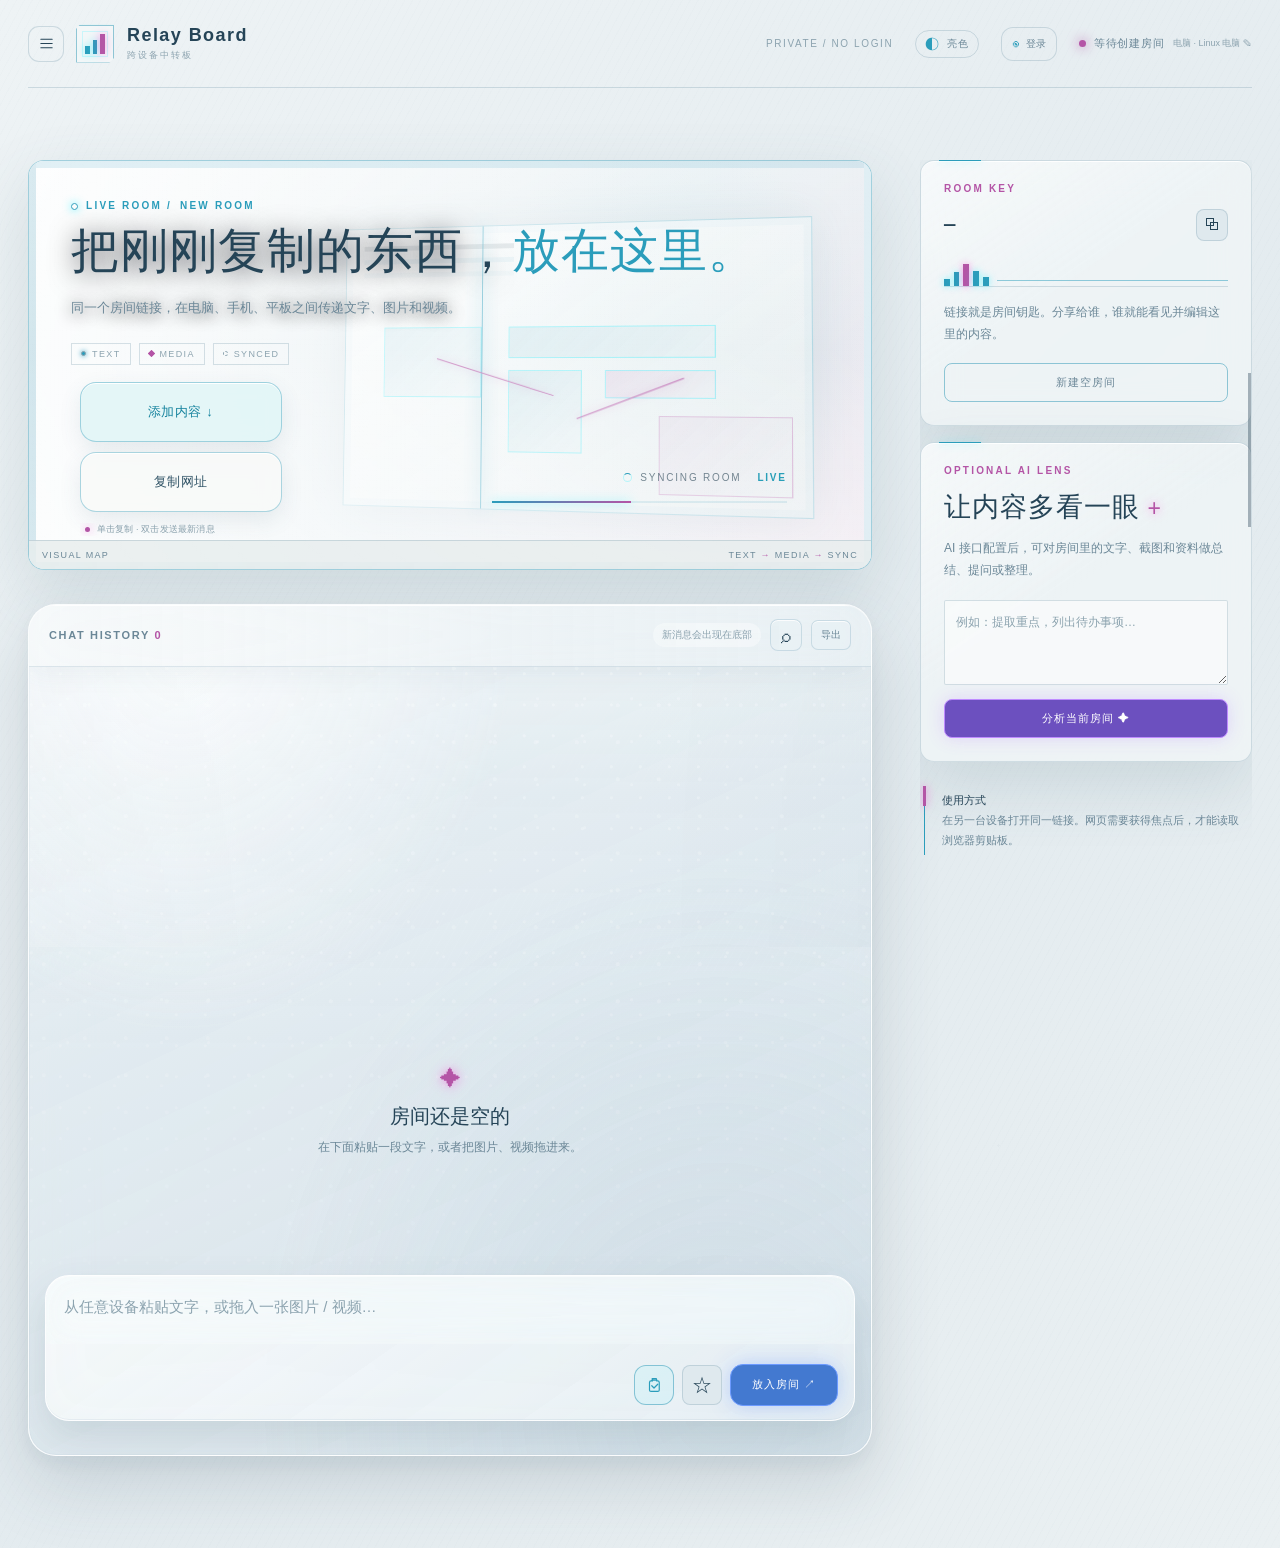
<file: index.html>
<!doctype html>
<html lang="zh-CN" data-theme="light">
<head>
  <meta charset="utf-8">
  <meta name="viewport" content="width=device-width, initial-scale=1">
  <meta name="theme-color" content="#0f141a">
  <meta name="relay-api-base" content="https://api.2013148.xyz">
  <link rel="icon" href="assets/favicon.svg" type="image/svg+xml">
  <title>Relay Board · 跨设备中转板</title>
  <script>(function(){try{var v=localStorage.getItem('relay-board-theme-v6')||localStorage.getItem('relay-board-theme-v5');document.documentElement.dataset.theme=v==='dark'?'dark':'light';}catch(e){document.documentElement.dataset.theme='light';}})();</script>
  <style>
    html[data-theme="light"], html[data-theme="light"] body { background: #e9eff2 !important; color: #254457 !important; }
    html[data-theme="light"] .board-heading-hero, html[data-theme="light"] .relay-loader { background: #eef3f5 !important; }
    html[data-theme="light"] .card, html[data-theme="light"] .board-feed, html[data-theme="light"] .composer { background: rgba(241,246,247,.86) !important; }
  </style>
  <link rel="stylesheet" href="styles.css?v=20260907-16">
</head>
<body>
  <div class="app-shell">
    <header class="topbar">
      <div class="brand-cluster">
        <button class="icon-button sidebar-toggle" id="sidebarToggle" type="button" aria-label="打开房间侧边栏" aria-expanded="false"><svg viewBox="0 0 24 24" aria-hidden="true"><path d="M4 6h16M4 12h16M4 18h16"/></svg></button>
        <a class="brand" href="/" aria-label="Relay Board 首页">
          <span class="brand-mark"><i></i><i></i><i></i></span>
          <span><strong>Relay Board</strong><small>跨设备中转板</small></span>
        </a>
      </div>
      <div class="topbar-right">
        <span class="topbar-note">PRIVATE / NO LOGIN</span>
        <button class="theme-toggle" id="themeToggle" type="button" aria-pressed="false" aria-label="切换到深蓝风格">
          <span class="theme-toggle-icon" aria-hidden="true">◐</span><span data-theme-label>亮色</span>
        </button>
        <button class="account-button" id="accountButton" type="button" aria-label="登录账户" aria-expanded="false"><span class="account-icon" aria-hidden="true">◉</span><span id="accountLabel">登录</span></button>
        <div class="connection"><span class="status-dot" id="statusDot"></span><span id="connectionText">正在连接</span><button class="device-name-button" id="deviceNameButton" type="button" aria-label="编辑本设备名称"><span id="deviceNameText">本设备</span> ✎</button></div>
      </div>
    </header>

    <aside class="room-sidebar" id="roomSidebar" aria-hidden="true">
      <div class="room-sidebar-head"><div><span class="sidebar-kicker">ROOMS</span><strong>我的房间</strong></div><div class="sidebar-head-actions"><button class="mini-button" id="renameRoom" type="button" hidden>改名</button><button class="mini-button danger" id="deleteRoom" type="button" hidden>删除</button><button class="icon-button sidebar-close" id="sidebarClose" type="button" aria-label="关闭侧边栏">×</button></div></div>
      <div class="sidebar-room-actions"><button class="sidebar-new-room" id="sidebarNewRoom" type="button"><span>＋</span>开启新房间</button><button class="sidebar-join-room" id="joinRoom" type="button"><span>↗</span>加入房间</button></div>
      <label class="room-search"><span>⌕</span><input id="roomSearch" type="search" placeholder="搜索房间名称" autocomplete="off"></label>
      <div class="sidebar-section-label">最近访问</div>
      <nav class="room-list" id="roomList" aria-label="房间列表"></nav>
      <div class="room-sidebar-foot"><span class="sidebar-status-dot"></span><span id="sidebarModeLabel">本地静态模式</span></div>
    </aside>
    <div class="sidebar-backdrop" id="sidebarBackdrop" hidden></div>

    <main class="layout">
      <section class="board-column">
        <div class="board-heading board-heading-hero" id="boardHeading">
          <figure class="hero-visual">
            <div class="relay-loader" role="img" aria-label="房间正在同步文字、图片和视频">
              <div class="loader-frame" aria-hidden="true">
                <span class="loader-block loader-block-wide"></span><span class="loader-block"></span><span class="loader-block loader-block-tall"></span><span class="loader-block loader-block-short"></span>
                <i class="loader-scan"></i><i class="loader-route loader-route-a"></i><i class="loader-route loader-route-b"></i>
              </div>
              <div class="loader-status"><span class="loader-spinner"></span><span>SYNCING ROOM</span><b>LIVE</b></div>
              <div class="loader-progress" aria-hidden="true"><span></span></div>
            </div>
            <figcaption><span>VISUAL MAP</span><span>TEXT <b>→</b> MEDIA <b>→</b> SYNC</span></figcaption>
          </figure>
          <div class="heading-copy">
            <p class="eyebrow"><span class="eyebrow-mark"></span> LIVE ROOM / <span id="roomCode">--------</span></p>
            <h1>把刚刚复制的东西，<em>放在这里。</em></h1>
            <p class="lede">同一个房间链接，在电脑、手机、平板之间传递文字、图片和视频。</p>
            <div class="heading-tags" aria-label="支持的内容类型">
              <span class="legend-text">TEXT</span><span class="legend-media">MEDIA</span><span class="legend-sync">SYNCED</span>
            </div>
          </div>
          <div class="heading-actions">
            <div class="heading-action-buttons">
              <button class="button quiet" id="addContentButton" type="button">添加内容 <span>↓</span></button>
              <button class="button quiet" id="shareButton" type="button">复制网址</button>
            </div>
            <span class="copy-hint"><i></i>单击复制 · 双击发送最新消息</span>
          </div>
        </div>

        <div class="board-feed card">
        <div class="chat-history">
        <div class="chat-history-head"><span>CHAT HISTORY <b id="itemCount">0</b></span><div class="history-tools"><span class="muted">新消息会出现在底部</span><button class="icon-button image-visibility-toggle" id="imageVisibilityToggle" type="button" aria-label="显示全部图片" aria-pressed="false" title="显示全部图片" hidden><svg viewBox="0 0 24 24" aria-hidden="true"><path d="M2.5 12s3.4-5.5 9.5-5.5 9.5 5.5 9.5 5.5-3.4 5.5-9.5 5.5S2.5 12 2.5 12Z"/><circle cx="12" cy="12" r="2.7"/><path class="eye-slash" d="m4 4 16 16"/></svg></button><button class="icon-button search-button" id="searchButton" type="button" aria-label="搜索消息记录" aria-expanded="false">⌕</button><div class="export-wrap"><button class="mini-button export-button" id="exportButton" type="button" aria-expanded="false">导出</button><div class="export-menu" id="exportMenu" hidden><strong>导出当前房间</strong><button type="button" data-export="text">文本格式 · TXT</button><button type="button" data-export="json">全部保存 · JSON</button><button type="button" data-export="codex">Codex 参考 · Markdown</button><button type="button" data-export="api">复制 CLI 读取地址</button></div></div></div></div>
          <div class="history-search" id="historySearch" hidden><span>⌕</span><input id="historySearchInput" type="search" placeholder="搜索文字、设备或消息类型…" autocomplete="off"><button id="clearSearchButton" type="button" aria-label="关闭搜索">×</button></div>
          <div class="message-rail" id="messageRail" aria-label="消息记录进度" hidden></div>
          <div id="items" class="items" aria-live="polite"></div>
          <div id="emptyState" class="empty"><span class="empty-icon">✦</span><strong>房间还是空的</strong><p>在下面粘贴一段文字，或者把图片、视频拖进来。</p></div>
        </div>

        <div class="composer">
          <div class="composer-toolbar">
            <span class="toolbar-label"><span class="toolbar-pulse"></span> QUICK DROP</span>
            <label class="switch-label"><input type="checkbox" id="preserveFormat" checked><span class="switch"></span>保留粘贴格式</label>
            <label class="file-button button quiet" for="fileInput">上传媒体<input id="fileInput" type="file" accept="image/*,video/*"></label>
          </div>
          <div class="editor-wrap">
            <div id="editor" class="editor" contenteditable="true" role="textbox" aria-multiline="true" data-placeholder="从任意设备粘贴文字，或拖入一张图片 / 视频…"></div>
            <div id="imageDraft" class="image-draft" hidden>
              <img id="draftImage" alt="待发送图片">
              <div class="image-draft-copy"><span class="image-draft-label">ATTACHED IMAGE</span><strong id="draftImageName">待发送图片</strong><span id="draftImageMeta">会和这条文字一起发送</span></div>
              <button class="draft-remove" id="removeDraftImage" type="button" aria-label="移除待发送图片">×</button>
            </div>
          </div>
          <div class="composer-footer">
            <span id="formatHint">富文本会保留标题、列表、链接和基础样式；图片可和文字一起发送，超过 8MB 会询问压缩</span><span class="send-hint">Enter 发送 · Shift+Enter 换行</span>
            <div class="send-actions">
              <button class="icon-button paste-send-button" id="pasteSendButton" type="button" aria-label="粘贴并发送" title="粘贴并发送"><svg viewBox="0 0 24 24" aria-hidden="true"><path d="M9 5.5h6M9.5 3.5h5a1 1 0 0 1 1 1v2h1.5a2 2 0 0 1 2 2v10a2 2 0 0 1-2 2h-9a2 2 0 0 1-2-2v-10a2 2 0 0 1 2-2H10v-2a1 1 0 0 1 1-1Z"/><path d="m9 13 3 3 5-5"/></svg></button>
              <div class="favorite-wrap">
                <button class="icon-button favorite-button" id="favoriteButton" type="button" aria-label="打开收藏列表" aria-expanded="false">☆</button>
                <div class="favorite-menu" id="favoriteMenu" hidden>
                  <div class="favorite-menu-head"><strong>收藏消息</strong><span>点击放入输入框</span></div>
                  <div id="favoriteList" class="favorite-list"></div>
                </div>
              </div>
              <button class="button primary" id="sendButton" type="button">放入房间 <span>↗</span></button>
            </div>
          </div>
        </div>
        </div>

      </section>

      <aside class="side-column">
        <div class="room-card card">
          <div class="card-kicker">ROOM KEY</div>
          <div class="room-key-row"><code id="roomKey">--------</code><button class="icon-button" id="copyKey" type="button" aria-label="复制房间密钥">⧉</button></div>
          <div class="room-signal" aria-hidden="true"><i></i><i></i><i></i><i></i><i></i><span></span></div>
          <p>链接就是房间钥匙。分享给谁，谁就能看见并编辑这里的内容。</p>
          <button class="button outline full" id="newRoom" type="button">新建空房间</button>
        </div>

        <div class="analysis-card card">
          <div class="card-kicker">OPTIONAL AI LENS</div>
          <h2>让内容多看一眼<span class="heading-spark">+</span></h2>
          <p>AI 接口配置后，可对房间里的文字、截图和资料做总结、提问或整理。</p>
          <textarea id="analysisPrompt" rows="3" placeholder="例如：提取重点，列出待办事项…"></textarea>
          <button class="button analysis-button full" id="analyzeButton" type="button">分析当前房间 <span>✦</span></button>
          <div id="analysisResult" class="analysis-result" hidden></div>
        </div>

        <div class="how-card">
          <span class="signal-line"></span>
          <p><b>使用方式</b><br>在另一台设备打开同一链接。网页需要获得焦点后，才能读取浏览器剪贴板。</p>
        </div>
      </aside>
    </main>
    <nav class="page-progress" id="pageProgress" aria-label="网页位置">
      <span class="page-progress-title">PAGE FLOW</span>
      <div class="page-progress-track">
        <span class="page-progress-fill" id="pageProgressFill"></span>
        <button class="page-node page-node-top" id="pageTopNode" type="button" aria-label="跳到网页顶部"><i></i><span>TOP<small>网页顶部</small></span></button>
        <button class="page-node page-node-bottom" id="pageComposerNode" type="button" aria-label="跳到输入框"><i></i><span>DROP<small>输入框</small></span></button>
      </div>
    </nav>
    <div class="auth-dialog" id="authDialog" hidden>
      <div class="auth-panel" role="dialog" aria-modal="true" aria-labelledby="authTitle">
        <button class="icon-button auth-close" id="authClose" type="button" aria-label="关闭登录窗口">×</button>
        <div class="sidebar-kicker">ACCOUNT ACCESS</div>
        <h2 id="authTitle">登录 Relay Board</h2>
        <p class="auth-subtitle" id="authSubtitle">登录后可切换房间，并使用同步、上传与分享功能。</p>
        <form id="loginForm" class="auth-form">
          <label>账户名<input id="authUsername" name="username" autocomplete="username" placeholder="管理员或受邀账户" required></label>
          <label>密码<input id="authPassword" name="password" type="password" autocomplete="current-password" placeholder="输入密码" required></label>
          <div class="turnstile-wrap" id="turnstileWrap" hidden><div id="turnstileWidget"></div></div>
          <div class="builtin-captcha" id="captchaWrap" hidden><div><span>安全验证</span><strong id="captchaQuestion">—</strong><button id="refreshCaptcha" type="button" aria-label="换一个验证码">↻</button></div><label>答案<input id="captchaAnswer" inputmode="numeric" autocomplete="off" placeholder="请输入计算结果"></label></div>
          <button class="button primary full" type="submit">登录 <span>↗</span></button>
          <div class="auth-error" id="authError" role="alert" hidden></div>
        </form>
        <div id="accountPane" class="account-pane" hidden>
          <div class="auth-success" id="authSuccess">登录成功 · 已连接服务器</div>
          <div class="account-summary"><span class="account-avatar">◉</span><div><strong id="accountName">管理员</strong><small id="accountRole">管理员账户</small></div></div>
          <button class="button outline full" id="adminToggle" type="button" hidden>管理账户</button>
          <button class="button quiet full" id="passwordToggle" type="button" hidden>修改管理员密码</button>
          <button class="button quiet full" id="logoutButton" type="button">退出登录</button>
          <div class="password-panel" id="passwordPanel" hidden>
            <div class="sidebar-kicker">SECURITY</div>
            <h3>修改管理员密码</h3>
            <form id="passwordForm" class="auth-form">
              <label>当前密码<input id="currentPassword" type="password" autocomplete="current-password" required></label>
              <label>新密码<input id="newAdminPassword" type="password" autocomplete="new-password" placeholder="至少 8 位" required></label>
              <label>确认新密码<input id="confirmAdminPassword" type="password" autocomplete="new-password" required></label>
              <button class="button outline full" type="submit">保存新密码</button>
              <div class="auth-error" id="passwordError" role="alert" hidden></div>
            </form>
          </div>
          <div class="admin-panel" id="adminPanel" hidden>
            <div class="sidebar-kicker">ADMIN PANEL</div>
            <h3>添加账户</h3>
            <form id="addUserForm" class="auth-form">
              <label>新账户名<input id="newUsername" autocomplete="off" placeholder="例如：同事电脑" required></label>
              <label>初始密码<input id="newPassword" type="password" autocomplete="new-password" placeholder="至少 8 位" required></label>
              <button class="button outline full" type="submit">添加账户</button>
            </form>
            <div class="user-list" id="userList"></div>
            <div class="user-editor" id="userEditor" hidden>
              <div class="sidebar-kicker">EDIT ACCOUNT</div>
              <form id="editUserForm" class="auth-form">
                <input id="editUserId" type="hidden">
                <label>账户名<input id="editUsername" autocomplete="off" required></label>
                <label>新密码（留空不修改）<input id="editPassword" type="password" autocomplete="new-password" placeholder="至少 8 位"></label>
                <label class="checkbox-label"><input id="editDisabled" type="checkbox"> 停用此账户</label>
                <div class="editor-actions"><button class="button outline" type="submit">保存修改</button><button class="button quiet" id="cancelEditUser" type="button">取消</button></div>
                <div class="auth-error" id="editUserError" role="alert" hidden></div>
              </form>
            </div>
          </div>
        </div>
      </div>
    </div>
    <div class="action-dialog" id="actionDialog" hidden>
      <div class="action-dialog-panel" role="dialog" aria-modal="true" aria-labelledby="actionDialogTitle">
        <button class="icon-button action-dialog-close" id="actionDialogClose" type="button" aria-label="关闭">×</button>
        <div class="sidebar-kicker">RELAY ACTION</div>
        <h2 id="actionDialogTitle">确认操作</h2>
        <p id="actionDialogMessage"></p>
        <input id="actionDialogInput" type="text" autocomplete="off">
        <div class="action-dialog-actions"><button class="button quiet" id="actionDialogCancel" type="button">取消</button><button class="button primary" id="actionDialogConfirm" type="button">确认</button></div>
      </div>
    </div>
    <div id="toast" class="toast" role="status"></div>
  </div>
  <script type="module" src="app.js?v=20260907-14"></script>
</body>
</html>
</file>
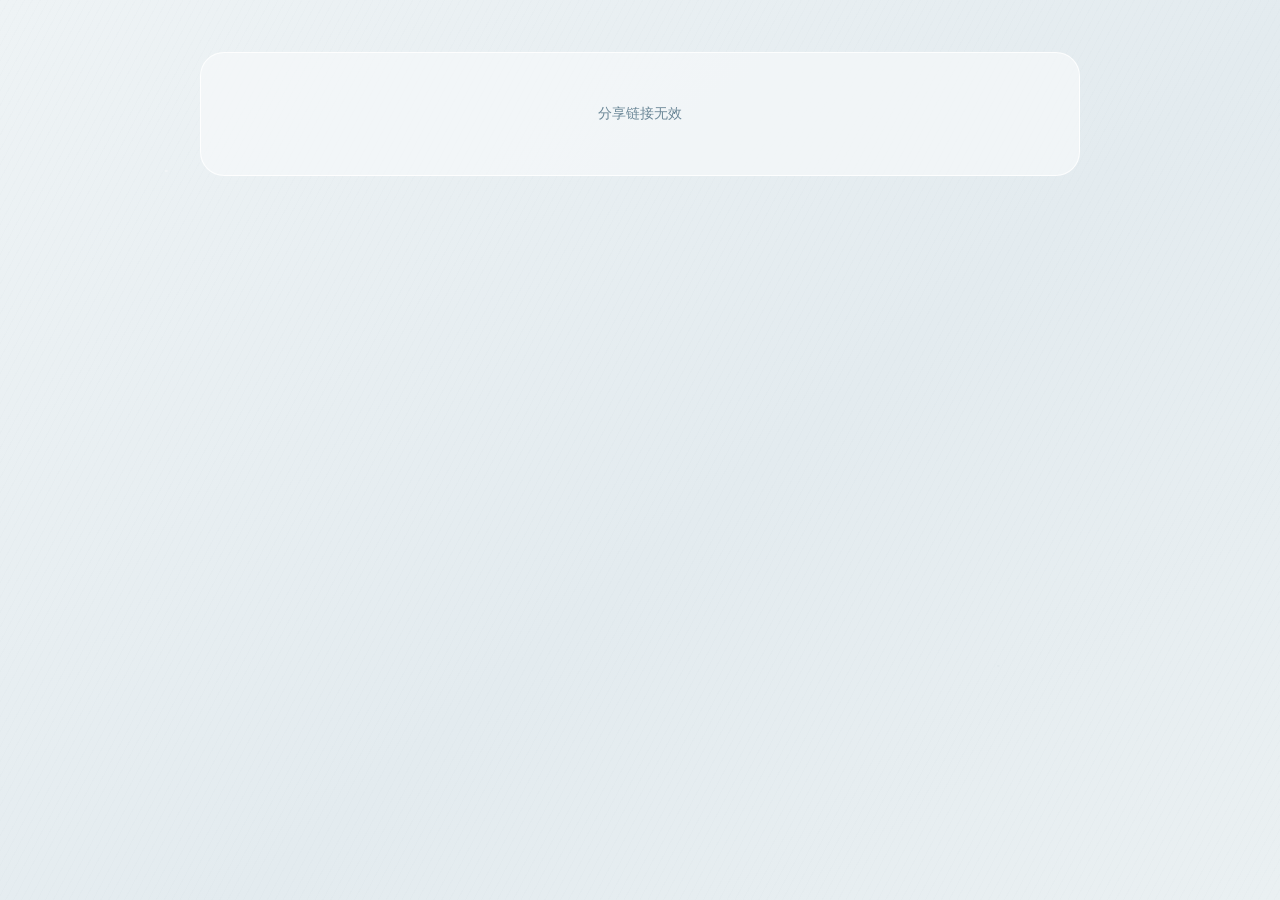
<file: analysis.html>
<!doctype html>
<html lang="zh-CN" data-theme="light">
<head>
  <meta charset="utf-8">
  <meta name="viewport" content="width=device-width, initial-scale=1">
  <meta name="theme-color" content="#020615">
  <meta name="relay-api-base" content="https://api.2013148.xyz">
  <link rel="icon" href="assets/favicon.svg" type="image/svg+xml">
  <title>分析卡片 · Relay Board</title>
  <style>
    html[data-theme="light"], html[data-theme="light"] body { background: #e9eff2 !important; color: #254457 !important; }
    html[data-theme="light"] .shared-analysis-card { background: rgba(241,246,247,.86) !important; }
  </style>
  <link rel="stylesheet" href="styles.css?v=20260905-04">
  <style>
    .analysis-page { min-height: 100vh; background: var(--bg); }
    .analysis-shell { width: min(880px, calc(100% - 32px)); margin: 0 auto; padding: 52px 0 72px; }
    .analysis-topbar { display: flex; align-items: center; justify-content: space-between; gap: 18px; margin-bottom: 22px; color: var(--ink-faint); font: 10px var(--display); letter-spacing: .18em; }
    .analysis-topbar a { color: var(--ink-soft); text-decoration: none; letter-spacing: .06em; }
    .analysis-topbar a:hover { color: var(--cyan); }
    .shared-analysis-card { overflow: hidden; border: 1px solid var(--glass-edge); border-radius: 28px; background: linear-gradient(145deg, rgba(255,255,255,.08), transparent 48%), var(--glass); box-shadow: var(--shadow), inset 0 1px rgba(255,255,255,.72); backdrop-filter: blur(20px) saturate(125%); -webkit-backdrop-filter: blur(20px) saturate(125%); }
    .shared-analysis-card::before { content: ""; display: block; width: 72px; height: 2px; background: linear-gradient(90deg, var(--cyan), var(--magenta)); box-shadow: 0 0 12px rgba(47,217,255,.42); }
    .shared-analysis-inner { padding: clamp(24px, 5vw, 52px); }
    .shared-analysis-meta { display: flex; flex-wrap: wrap; align-items: center; gap: 10px; margin-bottom: 22px; color: var(--ink-faint); font: 10px var(--zh); }
    .shared-analysis-meta strong { color: var(--cyan); font: 600 10px var(--display); letter-spacing: .16em; }
    .shared-analysis-content { color: var(--ink); font: 16px/1.9 var(--zh); overflow-wrap: anywhere; }
    .shared-analysis-content pre { margin: 0; white-space: pre-wrap; font: inherit; }
    .shared-analysis-content img { display: block; max-width: 100%; max-height: 680px; margin-top: 20px; border: 1px solid var(--line-strong); border-radius: 16px; box-shadow: 0 18px 36px rgba(0,0,0,.14); }
    .shared-analysis-content a { color: var(--cyan); }
    .shared-analysis-actions { display: flex; flex-wrap: wrap; gap: 10px; margin-top: 30px; padding-top: 20px; border-top: 1px solid var(--line); }
    .shared-analysis-actions .button { min-height: 44px; border-radius: 13px; }
    .shared-analysis-note { margin-top: 16px; color: var(--ink-faint); font: 10px/1.7 var(--zh); text-align: center; }
    .analysis-state { padding: 52px 24px; border: 1px solid var(--glass-edge); border-radius: 24px; color: var(--ink-soft); background: var(--glass); text-align: center; font: 14px var(--zh); }
    @media (max-width: 520px) { .analysis-shell { width: min(100% - 22px, 880px); padding-top: 28px; }.shared-analysis-inner { padding: 24px 20px; }.shared-analysis-content { font-size: 15px; }.analysis-topbar { margin-bottom: 14px; } }
  </style>
</head>
<body class="analysis-page">
  <main class="analysis-shell" id="analysisApp">
    <div class="analysis-state">正在加载分析卡片…</div>
  </main>
  <script type="module" src="analysis.js?v=20260905-04"></script>
</body>
</html>
</file>
<file: styles.css>
[hidden] { display: none !important; }

:root {
  --bg: #020615;
  --surface: #070d1d;
  --panel: #0b1326;
  --panel-deep: #060b18;
  --ink: #edf3ff;
  --ink-soft: #9aa9c1;
  --ink-faint: #647590;
  --line: rgba(117, 146, 190, .22);
  --line-strong: rgba(101, 196, 255, .56);
  --cyan: #2fd9ff;
  --blue: #315fe6;
  --magenta: #d946c8;
  --violet: #7653d8;
  --green: #65d3b2;
  --amber: #2fc9ed;
  --glass: rgba(8, 14, 29, .78);
  --glass-soft: rgba(7, 12, 25, .56);
  --glass-edge: rgba(180, 215, 255, .24);
  --shadow: 0 24px 70px rgba(0, 2, 12, .58);
  --display: "Bahnschrift Condensed", "Arial Narrow", "DIN Condensed", sans-serif;
  --zh: "Microsoft YaHei UI Light", "Noto Sans CJK SC", "PingFang SC", sans-serif;
  color-scheme: dark;
  font-family: var(--display);
  font-synthesis: none;
  color: var(--ink);
  background: var(--bg);
}

:root[data-theme="light"] {
  color-scheme: light;
  --bg: #edf7fb;
  --surface: #f7fbfd;
  --panel: rgba(255, 255, 255, .84);
  --panel-deep: #e5f1f6;
  --ink: #17364b;
  --ink-soft: #58758a;
  --ink-faint: #7891a1;
  --line: rgba(58, 122, 150, .22);
  --line-strong: rgba(46, 139, 178, .52);
  --cyan: #2e9fbe;
  --blue: #3574d3;
  --magenta: #b34ca2;
  --violet: #6848bc;
  --green: #2b9fbe;
  --amber: #2e8fc9;
  --glass: rgba(255, 255, 255, .68);
  --glass-soft: rgba(247, 251, 253, .58);
  --glass-edge: rgba(255, 255, 255, .76);
  --shadow: 0 24px 64px rgba(52, 110, 137, .16);
}

:root[data-theme="ivory"] {
  color-scheme: light;
  --bg: #e6e1d7;
  --surface: #efebe2;
  --panel: rgba(239, 235, 226, .9);
  --panel-deep: #d9d4c9;
  --ink: #30414a;
  --ink-soft: #68787b;
  --ink-faint: #8b9491;
  --line: rgba(89, 98, 95, .22);
  --line-strong: rgba(42, 143, 157, .48);
  --cyan: #278f9b;
  --blue: #5476a2;
  --magenta: #ad5b8b;
  --violet: #75619c;
  --green: #2b9fbe;
  --amber: #ae8052;
  --glass: rgba(246, 242, 233, .76);
  --glass-soft: rgba(240, 236, 227, .7);
  --glass-edge: rgba(255, 252, 244, .72);
  --shadow: 0 24px 64px rgba(83, 78, 67, .16);
}

*, *::before, *::after { box-sizing: border-box; }
html, body { min-width: 320px; min-height: 100%; margin: 0; background: var(--bg); }
body { color: var(--ink); }
button, textarea, .editor { font: inherit; }
button { cursor: pointer; color: inherit; }
button, a { -webkit-tap-highlight-color: transparent; }

.app-shell { position: relative; width: min(1340px, calc(100% - 56px)); min-height: 100vh; margin: 0 auto; }
.app-shell::before, .app-shell::after { content: ""; position: absolute; z-index: -1; pointer-events: none; }
.app-shell::before { top: 116px; bottom: 60px; left: 0; width: 1px; background: linear-gradient(var(--cyan), transparent 28%, transparent 72%, var(--magenta)); opacity: .7; }
.app-shell::after { top: 138px; right: 0; width: 110px; height: 1px; background: var(--line-strong); box-shadow: 0 10px 0 rgba(255, 49, 210, .16); }

.topbar { height: 88px; display: flex; align-items: center; justify-content: space-between; border-bottom: 1px solid var(--line); }
.brand { display: flex; align-items: center; gap: 13px; color: var(--ink); text-decoration: none; }
.brand strong { display: block; font-family: var(--display); font-size: 18px; font-weight: 600; letter-spacing: .08em; }
.brand small { display: block; margin-top: 3px; color: var(--ink-faint); font-family: var(--display); font-size: 9px; letter-spacing: .22em; }
.brand-mark { position: relative; width: 38px; height: 38px; display: flex; align-items: end; gap: 3px; padding: 8px; border: 1px solid var(--line-strong); background: var(--panel); clip-path: polygon(10% 0, 100% 0, 100% 88%, 88% 100%, 0 100%, 0 12%); box-shadow: 0 0 18px rgba(31, 240, 255, .18); }
.brand-mark::before { content: ""; position: absolute; inset: 5px; border: 1px solid rgba(31, 240, 255, .2); }
.brand-mark i { position: relative; z-index: 1; display: block; flex: 1; background: var(--cyan); box-shadow: 0 0 8px rgba(31, 240, 255, .6); }
.brand-mark i:nth-child(1) { height: 38%; }.brand-mark i:nth-child(2) { height: 68%; }.brand-mark i:nth-child(3) { height: 100%; background: var(--magenta); box-shadow: 0 0 8px rgba(255, 49, 210, .5); }
.topbar-right { display: flex; align-items: center; gap: 22px; }
.topbar-note { color: var(--ink-faint); font: 10px var(--display); letter-spacing: .16em; }
.theme-toggle { display: inline-flex; align-items: center; gap: 7px; border: 1px solid var(--line); border-radius: 99px; padding: 6px 9px; color: var(--ink-soft); background: transparent; font: 10px var(--display); letter-spacing: .08em; transition: border-color .18s ease, color .18s ease, background .18s ease; }
.theme-toggle:hover { border-color: var(--cyan); color: var(--ink); background: rgba(31, 240, 255, .08); }
.theme-toggle:focus-visible { outline: 2px solid var(--cyan); outline-offset: 3px; }
.theme-toggle-icon { color: var(--cyan); font-size: 14px; line-height: 1; }
.connection { display: flex; align-items: center; gap: 8px; color: var(--ink-soft); font: 11px var(--display); letter-spacing: .08em; }
.device-name-button { border: 0; padding: 0; color: var(--ink-faint); background: transparent; font: 9px var(--zh); }
.device-name-button:hover { color: var(--cyan); }
.status-dot { width: 7px; height: 7px; border-radius: 50%; background: var(--amber); box-shadow: 0 0 12px var(--amber); }
.status-dot.live { background: var(--green); box-shadow: 0 0 12px var(--green); animation: live-pulse 2.6s ease-in-out infinite; }
.status-dot.offline { background: var(--magenta); box-shadow: 0 0 12px var(--magenta); }

.layout { display: grid; grid-template-columns: minmax(0, 1fr) 332px; gap: 48px; padding: 72px 0 92px; }
.board-heading { position: relative; display: flex; align-items: end; justify-content: space-between; gap: 30px; margin-bottom: 34px; }
.heading-copy { min-width: 0; }
.heading-actions { position: relative; z-index: 3; display: grid; gap: 9px; align-self: flex-start; justify-items: end; }
.board-heading-hero .heading-actions { position: absolute; top: 50%; right: 9%; align-self: auto; transform: translateY(-50%); justify-items: center; }
.heading-action-buttons { display: flex; align-items: center; gap: 8px; }
.board-heading-hero .heading-action-buttons { flex-direction: column; align-items: stretch; gap: 10px; }
.heading-actions .button { white-space: nowrap; }
.heading-action-buttons .button { min-width: 158px; min-height: 52px; padding: 14px 22px; border-radius: 12px; background: rgba(255,255,255,.11); backdrop-filter: blur(10px); -webkit-backdrop-filter: blur(10px); font-size: 12px; }
.heading-actions .button:first-child { border-color: rgba(31, 240, 255, .34); background: rgba(31, 240, 255, .08); color: var(--cyan); }
.heading-actions .button:first-child:hover { border-color: var(--cyan); background: rgba(31, 240, 255, .16); }
.copy-hint { display: inline-flex; align-items: center; gap: 7px; padding-right: 3px; color: var(--ink-faint); font: 9px var(--zh); letter-spacing: .02em; }
.copy-hint i { width: 5px; height: 5px; border-radius: 50%; background: var(--magenta); box-shadow: 0 0 8px rgba(255, 49, 210, .55); }
.eyebrow, .card-kicker, .toolbar-label { margin: 0 0 15px; color: var(--cyan); font: 600 10px/1 var(--display); letter-spacing: .22em; }
.eyebrow { display: flex; align-items: center; gap: 8px; }
.eyebrow-mark, .toolbar-pulse { display: inline-block; width: 7px; height: 7px; border: 1px solid var(--cyan); border-radius: 50%; box-shadow: 0 0 8px rgba(31, 240, 255, .7); }
.toolbar-pulse { width: 6px; height: 6px; margin-right: 7px; border: 0; background: var(--magenta); box-shadow: 0 0 8px rgba(255, 49, 210, .8); }
h1 { max-width: 760px; margin: 0; color: var(--ink); font-family: var(--zh); font-size: clamp(34px, 4.2vw, 48px); font-weight: 300; line-height: 1.04; letter-spacing: .02em; }
h1 em { color: var(--cyan); font-style: normal; text-shadow: 0 0 18px rgba(31, 240, 255, .28); }
.lede { max-width: 590px; margin: 20px 0 0; color: var(--ink-soft); font-family: var(--zh); font-size: 13px; line-height: 1.9; }
.heading-tags { display: flex; gap: 8px; margin-top: 22px; }
.heading-tags span { display: inline-flex; align-items: center; gap: 6px; padding: 5px 9px; border: 1px solid var(--line); color: var(--ink-faint); font: 9px var(--display); letter-spacing: .15em; }
.heading-tags span::before { content: ""; width: 5px; height: 5px; display: inline-block; border: 1px solid currentColor; }
.heading-tags .legend-text::before { border-radius: 50%; background: var(--cyan); box-shadow: 0 0 5px var(--cyan); }
.heading-tags .legend-media::before { background: var(--magenta); border-color: var(--magenta); transform: rotate(45deg); }
.heading-tags .legend-sync::before { border-radius: 50%; border-style: dashed; }

.board-heading-hero { min-height: clamp(360px, 32vw, 460px); margin-bottom: 34px; padding: clamp(32px, 5vw, 68px); overflow: hidden; border: 1px solid var(--line-strong); border-radius: 16px; background: #020615; box-shadow: 0 24px 64px rgba(0, 1, 10, .46); }
.board-heading-hero .heading-copy { position: relative; z-index: 3; max-width: 760px; }
.board-heading-hero .button { position: relative; z-index: 3; align-self: flex-start; }
.board-heading-hero h1 { text-shadow: 0 3px 26px rgba(0, 2, 12, .75); }
.board-heading-hero .lede { text-shadow: 0 2px 16px rgba(0, 2, 12, .9); }
.hero-visual { position: absolute; z-index: 0; inset: 0; aspect-ratio: auto; overflow: hidden; margin: 0; border: 0; background: #020615; box-shadow: none; }
.hero-visual::before { content: ""; position: absolute; z-index: 1; inset: 0; border: 7px solid rgba(47, 217, 255, .045); background: linear-gradient(90deg, rgba(2, 6, 21, .98) 0%, rgba(2, 6, 21, .8) 34%, rgba(2, 6, 21, .3) 66%, rgba(2, 6, 21, .14) 100%), linear-gradient(0deg, rgba(2, 6, 21, .86) 0%, transparent 48%, rgba(2, 6, 21, .26) 100%); pointer-events: none; }
.hero-visual img { display: block; width: 100%; height: 100%; object-fit: cover; object-position: center; animation: hero-breathe 12s ease-in-out infinite alternate; }
.relay-loader { position: absolute; inset: 0; overflow: hidden; background: radial-gradient(circle at 76% 45%, rgba(42, 105, 168, .22), transparent 27%), linear-gradient(135deg, #020615, #071126 54%, #0d1530); }
.loader-frame { position: absolute; top: 15%; right: 8%; bottom: 14%; width: 56%; border: 1px solid rgba(91, 192, 222, .42); background: linear-gradient(145deg, rgba(9, 36, 62, .76), rgba(5, 12, 32, .6)); box-shadow: inset 0 0 0 7px rgba(31, 240, 255, .025), 0 0 38px rgba(31, 160, 255, .14); transform: perspective(700px) rotateY(-8deg) rotateX(2deg); }
.loader-frame::before { content: ""; position: absolute; top: 18px; left: 19px; width: 34%; height: 5px; background: rgba(233, 249, 255, .34); box-shadow: 0 14px 0 rgba(91, 192, 222, .18), 0 28px 0 rgba(91, 192, 222, .12); }
.loader-frame::after { content: ""; position: absolute; right: 18px; bottom: 18px; width: 27%; height: 27%; border: 1px solid rgba(255, 49, 210, .46); background: linear-gradient(135deg, rgba(255, 49, 210, .2), transparent); }
.loader-block { position: absolute; top: 36%; left: 9%; width: 22%; height: 25%; border: 1px solid rgba(31, 240, 255, .42); background: linear-gradient(135deg, rgba(31, 240, 255, .3), rgba(31, 240, 255, .03)); overflow: hidden; }
.loader-block::after { content: ""; position: absolute; inset: 0; background: linear-gradient(105deg, transparent 25%, rgba(255, 255, 255, .32) 48%, transparent 72%); transform: translateX(-120%); animation: loader-shimmer 3.2s ease-in-out infinite; }
.loader-block-wide { top: 36%; left: 37%; width: 44%; height: 11%; }.loader-block-tall { top: 51%; left: 37%; width: 16%; height: 29%; }.loader-block-short { top: 51%; left: 58%; width: 23%; height: 10%; background: linear-gradient(135deg, rgba(255, 49, 210, .34), rgba(255, 49, 210, .04)); }
.loader-scan { position: absolute; z-index: 1; top: 0; bottom: 0; left: 31%; width: 1px; background: var(--cyan); box-shadow: 0 0 16px 3px rgba(31, 240, 255, .4); opacity: .8; animation: loader-scan 4.8s ease-in-out infinite; }
.loader-route { position: absolute; z-index: 1; height: 1px; background: var(--magenta); box-shadow: 0 0 9px rgba(255, 49, 210, .8); transform-origin: left center; animation: loader-route-opacity 2.6s ease-in-out infinite; }.loader-route-a { top: 47%; left: 21%; width: 27%; transform: rotate(17deg); }.loader-route-b { top: 68%; left: 52%; width: 24%; transform: rotate(-21deg); animation-delay: .45s; }
.loader-status { position: absolute; z-index: 2; right: 10%; bottom: 21%; display: flex; align-items: center; gap: 8px; color: rgba(233, 249, 255, .72); font: 10px var(--display); letter-spacing: .18em; }.loader-status b { margin-left: 8px; color: var(--green); font-weight: 600; }.loader-spinner { width: 9px; height: 9px; border: 1px solid rgba(31, 240, 255, .28); border-top-color: var(--cyan); border-radius: 50%; animation: loader-spin 1.1s linear infinite; }
.loader-progress { position: absolute; z-index: 2; right: 10%; bottom: 16%; width: 35%; height: 2px; background: rgba(91, 192, 222, .18); }.loader-progress span { display: block; width: 47%; height: 100%; background: linear-gradient(90deg, var(--cyan), var(--magenta)); box-shadow: 0 0 10px rgba(31, 240, 255, .6); animation: loader-progress 3s ease-in-out infinite; }
.hero-visual figcaption { position: absolute; z-index: 3; right: 0; bottom: 0; left: 0; display: flex; justify-content: space-between; gap: 14px; padding: 9px 13px; border-top: 1px solid var(--line); color: var(--ink-soft); background: rgba(2, 8, 21, .78); font: 9px var(--display); letter-spacing: .15em; }
.hero-visual figcaption b { color: var(--magenta); font-weight: 400; }

.card { position: relative; background: var(--glass); border: 1px solid var(--line); border-radius: 14px; box-shadow: var(--shadow), inset 0 1px var(--glass-edge); backdrop-filter: blur(18px) saturate(125%); -webkit-backdrop-filter: blur(18px) saturate(125%); animation: panel-rise .6s both; }
.board-column > .card { animation-delay: .08s; }.side-column .card:nth-child(1) { animation-delay: .16s; }.side-column .card:nth-child(2) { animation-delay: .24s; }
.card::before { content: ""; position: absolute; top: -1px; left: 18px; width: 42px; height: 1px; background: var(--cyan); box-shadow: 0 0 8px rgba(31, 240, 255, .6); }
.button { border: 1px solid transparent; border-radius: 8px; padding: 11px 15px; font: 600 11px var(--display); letter-spacing: .08em; transition: transform .18s ease, background .18s ease, border-color .18s ease, box-shadow .18s ease; }
.button:hover { transform: translateY(-1px); }
.button:focus-visible, .icon-button:focus-visible, textarea:focus-visible, .editor:focus-visible { outline: 2px solid var(--cyan); outline-offset: 3px; }
.button.quiet { background: var(--panel); border-color: var(--line); color: var(--ink-soft); }
.button.quiet:hover { border-color: var(--line-strong); color: var(--ink); box-shadow: 0 0 14px rgba(31, 240, 255, .11); }
.button.primary { background: var(--blue); border-color: #6c9aff; color: #fff; box-shadow: 0 0 22px rgba(57, 119, 255, .28); }
.button.primary:hover { background: var(--violet); border-color: #c18dff; }
.button.outline { background: transparent; border-color: var(--line-strong); color: var(--ink-soft); }
.button.outline:hover { border-color: var(--magenta); color: var(--ink); box-shadow: 0 0 15px rgba(255, 49, 210, .14); }
.button.full { width: 100%; }

.board-feed { overflow: hidden; background: linear-gradient(145deg, rgba(255,255,255,.06), transparent 36%), var(--glass-soft); border-color: var(--glass-edge); }
.composer { position: sticky; z-index: 4; bottom: 18px; overflow: hidden; border-top: 1px solid var(--glass-edge); border-radius: 0; background: linear-gradient(90deg, rgba(255,255,255,.06), transparent 42%), var(--glass); box-shadow: 0 -14px 30px rgba(0, 8, 20, .08), inset 0 1px var(--glass-edge); }
.composer-toolbar, .composer-footer { display: flex; align-items: center; gap: 16px; padding: 14px 18px; }
.composer-toolbar { border-bottom: 1px solid var(--line); background: rgba(255, 255, 255, .045); backdrop-filter: blur(12px); -webkit-backdrop-filter: blur(12px); }
.composer-footer { justify-content: space-between; border-top: 1px solid var(--line); color: var(--ink-soft); font: 10px var(--zh); background: rgba(255, 255, 255, .035); }
.composer-footer > span:first-child { min-width: 0; }
.send-hint { color: var(--ink-faint); white-space: nowrap; }
.send-actions { position: relative; display: flex; align-items: center; gap: 8px; margin-left: auto; }
.favorite-wrap { position: relative; }
.favorite-button { width: 34px; height: 34px; padding: 0; color: var(--magenta); font-size: 20px; line-height: 1; }
.favorite-button:hover { border-color: var(--magenta); color: var(--ink); box-shadow: 0 0 12px rgba(255, 49, 210, .2); }
.favorite-menu { position: absolute; z-index: 8; right: 0; bottom: calc(100% + 10px); width: min(350px, calc(100vw - 36px)); overflow: hidden; border: 1px solid var(--line-strong); border-radius: 12px; background: var(--panel); box-shadow: 0 18px 44px rgba(0, 2, 12, .38); }
.favorite-menu-head { display: flex; align-items: baseline; justify-content: space-between; gap: 14px; padding: 13px 14px; border-bottom: 1px solid var(--line); color: var(--ink); font: 600 11px var(--display); letter-spacing: .12em; }
.favorite-menu-head span { color: var(--ink-faint); font: 10px var(--zh); letter-spacing: 0; }
.favorite-list { max-height: 270px; overflow-y: auto; padding: 6px; }
.favorite-empty { padding: 22px 12px; color: var(--ink-faint); text-align: center; font: 11px/1.7 var(--zh); }
.favorite-list-item { display: flex; align-items: center; width: 100%; gap: 10px; padding: 10px; border: 1px solid transparent; color: var(--ink-soft); background: transparent; text-align: left; }
.favorite-list-item:hover { border-color: var(--line); background: rgba(31, 240, 255, .06); color: var(--ink); }
.favorite-list-item img { width: 42px; height: 34px; flex: 0 0 auto; object-fit: cover; border: 1px solid var(--line); }
.favorite-list-copy { min-width: 0; overflow: hidden; }
.favorite-list-copy strong { display: block; overflow: hidden; color: var(--ink); font: 11px var(--zh); text-overflow: ellipsis; white-space: nowrap; }
.favorite-list-copy span { display: block; overflow: hidden; margin-top: 4px; color: var(--ink-faint); font: 10px var(--zh); text-overflow: ellipsis; white-space: nowrap; }
.toolbar-label { display: flex; align-items: center; margin: 0; color: var(--ink-soft); }
.switch-label { display: flex; align-items: center; gap: 8px; margin-left: auto; color: var(--ink-soft); font: 10px var(--zh); cursor: pointer; }
.switch-label input { position: absolute; opacity: 0; }
.switch { position: relative; width: 29px; height: 15px; border: 1px solid var(--line-strong); background: var(--panel-deep); border-radius: 20px; transition: .2s; }
.switch::after { content: ""; position: absolute; top: 2px; left: 2px; width: 9px; height: 9px; background: var(--ink-faint); border-radius: 50%; transition: .2s; }
.switch-label input:checked + .switch { background: rgba(31, 240, 255, .18); border-color: var(--cyan); }.switch-label input:checked + .switch::after { left: 16px; background: var(--cyan); box-shadow: 0 0 9px var(--cyan); }
.file-button { padding: 7px 10px; }.file-button input { display: none; }
.editor { min-height: 230px; max-height: 420px; overflow: auto; padding: 25px 21px; color: var(--ink); background: var(--glass-soft); font-family: var(--zh); font-size: 15px; line-height: 1.8; backdrop-filter: blur(16px) saturate(115%); -webkit-backdrop-filter: blur(16px) saturate(115%); }
.editor:empty::before { content: attr(data-placeholder); color: var(--ink-faint); }.editor img { max-width: 100%; }.editor pre { padding: 10px; background: #020815; border: 1px solid var(--line); }
.editor-wrap { position: relative; }
.image-draft { display: flex; align-items: center; gap: 12px; margin: 0 18px 12px; padding: 9px; border: 1px solid var(--line-strong); border-radius: 10px; background: linear-gradient(135deg, var(--panel-deep), rgba(31, 240, 255, .055)); box-shadow: inset 0 1px rgba(233, 249, 255, .06); }
.image-draft[hidden], .favorite-menu[hidden], .export-menu[hidden], .url-menu[hidden] { display: none; }
.image-draft img { width: 72px; height: 54px; flex: 0 0 auto; object-fit: cover; border: 1px solid var(--line-strong); border-radius: 3px; background: #020815; }
.image-draft-copy { min-width: 0; display: grid; gap: 3px; }
.image-draft-label { color: var(--cyan) !important; font: 600 8px var(--display) !important; letter-spacing: .16em; }
.image-draft-copy strong { overflow: hidden; color: var(--ink); font: 12px var(--zh); text-overflow: ellipsis; white-space: nowrap; }
.image-draft-copy span { color: var(--ink-faint); font: 10px var(--zh); }
.draft-remove { width: 30px; height: 30px; margin-left: auto; border: 1px solid var(--line); border-radius: 3px; color: var(--ink-soft); background: transparent; font-size: 18px; line-height: 1; }
.draft-remove:hover { border-color: var(--magenta); color: var(--magenta); }

.chat-history { position: relative; min-height: 300px; overflow: hidden; background: linear-gradient(180deg, rgba(255,255,255,.045), transparent 22%), transparent; }
.chat-history-head { display: flex; justify-content: space-between; align-items: center; gap: 14px; padding: 15px 18px; border-bottom: 1px solid var(--line); color: var(--ink-soft); font: 600 11px var(--display); letter-spacing: .15em; text-transform: uppercase; }
.chat-history-head b { color: var(--magenta); }
.history-tools { display: flex; align-items: center; gap: 12px; }
.search-button { width: 30px; height: 30px; padding: 0; color: var(--cyan); font-size: 19px; line-height: 1; }
.history-search { display: flex; align-items: center; gap: 9px; margin: 0 14px 2px; padding: 8px 10px; border: 1px solid var(--line-strong); border-radius: 10px; background: var(--glass-soft); box-shadow: inset 0 1px var(--glass-edge); }
.history-search[hidden] { display: none; }
.history-search > span { color: var(--cyan); font-size: 18px; line-height: 1; }
.history-search input { min-width: 0; flex: 1; border: 0; outline: 0; color: var(--ink); background: transparent; font: 12px var(--zh); }
.history-search input::placeholder { color: var(--ink-faint); }
.history-search button { width: 24px; height: 24px; border: 0; border-radius: 50%; color: var(--ink-faint); background: transparent; font-size: 18px; line-height: 1; }
.history-search button:hover { color: var(--magenta); background: rgba(255, 49, 210, .08); }
.export-wrap, .url-menu-wrap { position: relative; }
.export-button { padding: 6px 10px; color: var(--cyan); }
.export-menu, .url-menu { position: absolute; z-index: 9; right: 0; min-width: 190px; padding: 6px; border: 1px solid var(--line-strong); border-radius: 3px; background: var(--panel); box-shadow: 0 18px 44px rgba(0, 2, 12, .38); }
.export-menu { top: calc(100% + 8px); }
.export-menu strong { display: block; padding: 8px 10px; color: var(--ink); font: 600 10px var(--display); letter-spacing: .12em; }
.export-menu button, .url-menu button { display: block; width: 100%; padding: 9px 10px; border: 0; color: var(--ink-soft); background: transparent; text-align: left; font: 10px var(--zh); }
.export-menu button:hover, .url-menu button:hover { color: var(--ink); background: rgba(31, 240, 255, .08); }
.url-menu { bottom: calc(100% + 8px); }
.url-menu button { overflow: hidden; text-overflow: ellipsis; white-space: nowrap; }
.url-menu-empty { display: block; padding: 10px; color: var(--ink-faint); font: 10px/1.5 var(--zh); }
.mini-button:disabled { cursor: not-allowed; opacity: .48; }
.muted { color: var(--ink-faint); font: 10px var(--zh); text-transform: none; letter-spacing: 0; }
.items { display: flex; flex-direction: column; gap: 14px; min-height: 250px; max-height: min(62vh, 580px); overflow-y: auto; padding: 22px 18px 26px; scroll-behavior: smooth; }
#messageRail:not([hidden]) + .items { padding-left: 58px; }
.message-rail { position: absolute; z-index: 3; top: 66px; bottom: 22px; left: 13px; width: 31px; pointer-events: none; }
.message-rail-track { position: absolute; top: 0; bottom: 0; left: 8px; width: 1px; background: var(--line); }
.message-rail-fill { display: none; }
.message-rail-node { position: absolute; left: -7px; display: flex; align-items: center; width: 30px; height: 12px; padding: 0; border: 0; color: var(--ink-faint); background: transparent; pointer-events: auto; transform: translateY(-50%); }
.message-rail-node i { display: block; flex: 0 0 auto; width: 9px; height: 1px; border: 0; border-radius: 0; background: var(--ink-faint); opacity: .72; transition: width .18s, background .18s, opacity .18s, box-shadow .18s; }
.message-rail-node span { display: none; }
.message-rail-node:hover i { width: 17px; background: var(--cyan); opacity: 1; box-shadow: 0 0 8px rgba(31, 240, 255, .48); }
.message-rail-node.active i { width: 24px; background: var(--ink); opacity: .92; box-shadow: 0 0 6px rgba(31, 240, 255, .32); }
.item { position: relative; align-self: flex-start; width: fit-content; max-width: min(80%, 640px); padding: 12px 14px 10px; background: var(--panel); border: 1px solid var(--line); border-radius: 13px 18px 18px 18px; box-shadow: 0 8px 24px rgba(0, 2, 12, .14); }.item:hover { border-color: var(--line-strong); box-shadow: 0 0 20px rgba(31, 240, 255, .08); }.item.mine { align-self: flex-end; border-color: rgba(255, 49, 210, .36); border-radius: 18px 13px 18px 18px; background: linear-gradient(145deg, var(--panel), rgba(72, 24, 79, .52)); }.item.remote { border-top-left-radius: 7px; }
.item.pending-upload { border-style: dashed; border-color: color-mix(in srgb, var(--cyan) 58%, var(--line)); animation: upload-card-in .28s cubic-bezier(.2,.9,.25,1.15) both; }
.item.is-entering { animation: message-catch-up .62s cubic-bezier(.16, 1, .3, 1) both; }
.item.pending-upload .item-content { opacity: .94; }
.item-upload-state { display: inline-flex; align-items: center; gap: 5px; color: var(--cyan); white-space: nowrap; }
.item-upload-state::before { content: ''; width: 6px; height: 6px; border-radius: 50%; background: var(--cyan); box-shadow: 0 0 0 3px rgba(31,240,255,.1), 0 0 10px rgba(31,240,255,.45); animation: upload-pulse 1.2s ease-in-out infinite; }
.item-upload-state.failed { color: #e5a2bd; }.item-upload-state.failed::before { background: #e5a2bd; box-shadow: 0 0 0 3px rgba(229,162,189,.1); animation: none; }
.upload-retry { color: var(--cyan); border-color: rgba(31,240,255,.38); }
.item-meta { display: flex; align-items: center; gap: 9px; margin-bottom: 8px; color: var(--ink-faint); font: 10px var(--display); }.item-sender { color: var(--ink-soft); font-weight: 600; letter-spacing: .06em; }.item.mine .item-sender { color: var(--magenta); }.item-device { color: var(--ink-faint); font: 9px var(--zh); letter-spacing: 0; }.item-kind { color: var(--cyan); font-weight: 600; letter-spacing: .14em; text-transform: uppercase; }.item-meta time { margin-left: auto; white-space: nowrap; }.item-content { display: grid; gap: 11px; overflow-wrap: anywhere; color: var(--ink); font-family: var(--zh); font-size: 14px; line-height: 1.8; }.item-content p:first-child { margin-top: 0; }.item-content p:last-child { margin-bottom: 0; }.item-text { margin: 0; }.item-content pre.item-text { padding: 0; overflow: visible; border: 0; background: transparent; color: inherit; font: inherit; white-space: pre-wrap; }
.item-content pre { padding: 12px; overflow: auto; border: 1px solid var(--line); border-radius: 8px; background: #020815; color: var(--ink); font: 12px/1.65 "SFMono-Regular", Consolas, monospace; }.item-content blockquote { border-left: 2px solid var(--magenta); margin-left: 0; padding-left: 12px; color: var(--ink-soft); }.item-media { display: block; max-width: 100%; max-height: 480px; border: 1px solid var(--line); border-radius: 8px; background: #020815; }.item-actions { display: flex; flex-wrap: wrap; gap: 8px; margin-top: 14px; }.mini-button { border: 1px solid var(--line); background: var(--panel-deep); color: var(--ink-soft); border-radius: 7px; padding: 7px 9px; font: 10px var(--zh); }.mini-button:hover { border-color: var(--cyan); color: var(--ink); }.analysis-link-action { color: var(--cyan); border-color: rgba(47, 217, 255, .26); }.analysis-link-action:hover { border-color: var(--cyan); background: rgba(47, 217, 255, .08); }.favorite-action { color: var(--magenta); }.favorite-action:hover { border-color: var(--magenta); }
.empty { padding: 58px 20px; text-align: center; color: var(--ink-soft); }.empty-icon { display: block; margin-bottom: 12px; color: var(--magenta); font-size: 21px; text-shadow: 0 0 12px rgba(255, 49, 210, .5); }.empty strong { color: var(--ink); font-family: var(--zh); font-size: 20px; font-weight: 300; }.empty p { margin: 9px 0 0; font: 12px var(--zh); }

.side-column { position: sticky; top: 24px; align-self: start; display: flex; flex-direction: column; gap: 16px; max-height: calc(100vh - 48px); overflow-y: auto; scrollbar-width: thin; }.room-card, .analysis-card { padding: 23px; }.card-kicker { color: var(--magenta); }.room-key-row { display: flex; align-items: center; justify-content: space-between; gap: 12px; }.room-key-row code { color: var(--ink); font: 600 19px "SFMono-Regular", Consolas, monospace; letter-spacing: .08em; }.room-signal { display: flex; align-items: end; gap: 4px; height: 27px; margin: 19px 0 7px; border-bottom: 1px solid var(--line); }.room-signal i { display: block; width: 7px; background: var(--cyan); box-shadow: 0 0 7px rgba(31, 240, 255, .5); }.room-signal i:nth-child(1) { height: 7px; }.room-signal i:nth-child(2) { height: 14px; }.room-signal i:nth-child(3) { height: 22px; background: var(--magenta); box-shadow: 0 0 7px rgba(255, 49, 210, .5); }.room-signal i:nth-child(4) { height: 15px; }.room-signal i:nth-child(5) { height: 9px; }.room-signal span { display: block; width: 100%; height: 1px; margin: 0 0 5px 4px; background: var(--cyan); opacity: .5; }
.icon-button { border: 1px solid var(--line); background: var(--panel-deep); color: var(--ink); width: 32px; height: 32px; border-radius: 8px; }.icon-button:hover { border-color: var(--cyan); box-shadow: 0 0 10px rgba(31, 240, 255, .18); }
.paste-send-button { display: inline-grid; place-items: center; width: 40px; height: 40px; color: var(--cyan); border-color: var(--line-strong); border-radius: 12px; background: rgba(31, 240, 255, .07); }
.paste-send-button svg { width: 18px; height: 18px; fill: none; stroke: currentColor; stroke-linecap: round; stroke-linejoin: round; stroke-width: 1.6; }
.paste-send-button:hover, .paste-send-button:focus-visible { color: var(--ink); border-color: var(--cyan); background: rgba(31, 240, 255, .15); box-shadow: 0 0 14px rgba(31, 240, 255, .18); }
.room-card p, .analysis-card p { margin: 15px 0 18px; color: var(--ink-soft); font: 12px/1.8 var(--zh); }.analysis-card h2 { margin: 0; color: var(--ink); font: 300 27px/1.2 var(--zh); letter-spacing: .04em; }.heading-spark { display: inline-block; margin-left: 7px; color: var(--magenta); font: 400 23px var(--display); text-shadow: 0 0 10px rgba(255, 49, 210, .5); }
.analysis-card textarea { width: 100%; min-height: 84px; resize: vertical; border: 1px solid var(--line); border-radius: 2px; padding: 11px; color: var(--ink); background: var(--surface); font: 12px/1.7 var(--zh); }.analysis-card textarea::placeholder { color: var(--ink-faint); }.analysis-button { margin-top: 10px; background: var(--violet); border-color: #bf8cff; color: #fff; box-shadow: 0 0 18px rgba(156, 77, 255, .2); }.analysis-button:hover { background: var(--magenta); border-color: #ff9ae9; }.analysis-result { white-space: pre-wrap; margin-top: 14px; border-top: 1px solid var(--line); padding-top: 14px; color: var(--ink-soft); font: 12px/1.8 var(--zh); }
.how-card { position: relative; margin: 8px 4px; padding: 5px 0 5px 17px; border-left: 1px solid var(--cyan); }.signal-line { position: absolute; top: 0; left: -2px; width: 3px; height: 20px; background: var(--magenta); box-shadow: 0 0 9px rgba(255, 49, 210, .6); }.how-card p { margin: 0; color: var(--ink-soft); font: 11px/1.8 var(--zh); }.how-card b { color: var(--ink); font-weight: 400; }
.toast { position: fixed; z-index: 20; left: 50%; bottom: 24px; transform: translate(-50%, 20px); opacity: 0; pointer-events: none; background: var(--panel); border: 1px solid var(--line-strong); color: var(--ink); border-radius: 2px; padding: 11px 15px; font: 12px var(--zh); transition: .2s; box-shadow: 0 0 24px rgba(31, 240, 255, .16), var(--shadow); }.toast.show { opacity: 1; transform: translate(-50%, 0); }
.page-progress { position: fixed; z-index: 12; top: 50%; right: max(18px, calc((100vw - 1340px) / 2 - 58px)); display: grid; gap: 10px; width: 82px; padding: 12px 8px; transform: translateY(-50%); border: 1px solid var(--glass-edge); border-radius: 18px; background: var(--glass-soft); box-shadow: 0 16px 40px rgba(0, 2, 12, .16), inset 0 1px var(--glass-edge); backdrop-filter: blur(16px) saturate(125%); -webkit-backdrop-filter: blur(16px) saturate(125%); }
.page-progress-title { color: var(--ink-faint); text-align: center; font: 8px var(--display); letter-spacing: .16em; }
.page-progress-track { position: relative; width: 2px; height: 154px; margin: 0 auto; background: var(--line); }
.page-progress-fill { position: absolute; top: 0; left: 0; width: 2px; height: 0; background: linear-gradient(var(--cyan), var(--magenta)); box-shadow: 0 0 8px rgba(31, 240, 255, .5); transition: height .18s ease; }
.page-node { position: absolute; left: 50%; display: flex; align-items: center; gap: 8px; width: 72px; padding: 0; border: 0; color: var(--ink-faint); background: transparent; text-align: left; transform: translateX(-50%); }
.page-node-top { top: -5px; }
.page-node-bottom { bottom: -5px; }
.page-node i { display: block; flex: 0 0 auto; width: 11px; height: 11px; border: 1px solid var(--line-strong); border-radius: 50%; background: var(--surface); box-shadow: 0 0 0 4px rgba(31, 240, 255, .04); transition: background .18s, border-color .18s, box-shadow .18s; }
.page-node span { display: grid; gap: 2px; font: 9px var(--display); letter-spacing: .1em; }
.page-node small { color: var(--ink-faint); font: 9px var(--zh); letter-spacing: 0; white-space: nowrap; }
.page-node.active { color: var(--cyan); }
.page-node.active i { border-color: var(--cyan); background: var(--cyan); box-shadow: 0 0 0 4px rgba(31, 240, 255, .11), 0 0 12px rgba(31, 240, 255, .55); }
.page-node:hover span, .page-node:hover small { color: var(--ink); }
.page-progress { width: 82px; padding: 12px 8px; border: 0; border-radius: 0; background: transparent; box-shadow: none; backdrop-filter: none; -webkit-backdrop-filter: none; cursor: pointer; }
.page-progress-title, .page-node span { display: none !important; }
.page-progress-track { width: 2px; height: 154px; background: rgba(15, 26, 37, .72); box-shadow: 0 0 0 1px rgba(255,255,255,.2); }
.page-progress-fill { display: block; width: 2px; background: linear-gradient(var(--cyan), var(--magenta)); box-shadow: 0 0 8px rgba(31, 240, 255, .5); }
.page-node { width: 16px; height: 16px; }
.page-node i { width: 15px; height: 2px; border: 0; border-radius: 0; background: rgba(15, 26, 37, .55); box-shadow: none; transition: width .18s, background .18s, opacity .18s; }
.page-node.active i { width: 24px; background: rgba(15, 26, 37, .9); box-shadow: 0 0 7px rgba(31, 240, 255, .3); }
.page-progress { width: 82px; padding: 12px 8px; border-color: transparent; border-radius: 0; background: transparent; box-shadow: none; backdrop-filter: none; -webkit-backdrop-filter: none; cursor: pointer; }
.page-progress-title, .page-node span { display: none; }
.page-progress-track { width: 2px; height: 154px; background: rgba(15, 26, 37, .72); box-shadow: 0 0 0 1px rgba(255,255,255,.2); }
.page-progress-fill { display: block; width: 2px; background: linear-gradient(var(--cyan), var(--magenta)); box-shadow: 0 0 8px rgba(31, 240, 255, .5); }
.page-node { width: 16px; height: 16px; }
.page-node i { width: 9px; height: 9px; border-color: rgba(15, 26, 37, .66); background: var(--surface); box-shadow: 0 0 0 3px rgba(255,255,255,.45); }
.page-node.active i { border-color: rgba(15, 26, 37, .88); background: rgba(15, 26, 37, .88); box-shadow: 0 0 0 3px rgba(255,255,255,.58); }
.page-progress .page-node i { display: none !important; }
:root[data-theme="light"] .page-progress-track { background: rgba(31, 174, 204, .72) !important; box-shadow: none !important; }
:root[data-theme="light"] .page-progress-fill { background: #b34ca2 !important; box-shadow: 0 0 8px rgba(179, 76, 162, .42) !important; }
:root[data-theme="light"] .board-heading-hero .heading-action-buttons .button { background: rgba(239, 250, 252, .86); border-color: rgba(46, 139, 178, .42); color: #16415a; box-shadow: 0 8px 22px rgba(23, 77, 101, .16), inset 0 1px rgba(255, 255, 255, .9); }
:root[data-theme="light"] .board-heading-hero .heading-action-buttons .button:first-child { background: rgba(223, 248, 251, .92); color: #168eae; }
:root[data-theme="light"] .board-heading-hero .heading-action-buttons .button:hover, :root[data-theme="light"] .board-heading-hero .heading-action-buttons .button:focus-visible { background: rgba(255, 255, 255, .96); border-color: rgba(21, 159, 193, .78); color: #0e344a; box-shadow: 0 10px 26px rgba(23, 77, 101, .2), 0 0 16px rgba(31, 240, 255, .14), inset 0 1px rgba(255, 255, 255, .96); }
:root[data-theme="light"] .board-heading-hero .heading-action-buttons .button:first-child:hover, :root[data-theme="light"] .board-heading-hero .heading-action-buttons .button:first-child:focus-visible { color: #087f9d; }

/* Final placement overrides: the hero controls belong to the lower-left lane. */
.board-heading-hero .heading-actions {
  top: auto;
  right: auto;
  bottom: 48px;
  left: clamp(22px, 6%, 68px);
  width: 176px;
  align-self: auto;
  justify-items: stretch;
  transform: none;
}
.board-heading-hero .heading-action-buttons {
  width: 176px;
  gap: 10px;
}
.board-heading-hero .heading-action-buttons .button {
  width: 176px;
  min-height: 56px;
  padding: 16px 18px;
  border-radius: 14px;
  background: rgba(3, 18, 31, .58);
  border-color: rgba(111, 215, 235, .38);
  box-shadow: 0 8px 22px rgba(0, 8, 18, .2), inset 0 1px rgba(255, 255, 255, .1);
  font-size: 13px;
  letter-spacing: .04em;
}
.board-heading-hero .heading-action-buttons .button:hover,
.board-heading-hero .heading-action-buttons .button:focus-visible {
  background: rgba(8, 42, 59, .76);
  border-color: rgba(111, 215, 235, .76);
  box-shadow: 0 10px 26px rgba(0, 8, 18, .26), 0 0 16px rgba(31, 240, 255, .12), inset 0 1px rgba(255, 255, 255, .14);
}
.board-heading-hero .copy-hint {
  justify-self: start;
  margin-top: 2px;
  padding-left: 5px;
  white-space: nowrap;
}

/* Keep the progress control close to the browser scrollbar and make hover obvious. */
.page-progress {
  right: 8px;
  width: 46px;
  padding: 12px 8px;
}
.page-progress-track {
  width: 3px;
  transition: width .18s ease, background .18s ease, box-shadow .18s ease;
}
.page-progress:hover .page-progress-track,
.page-progress:focus-within .page-progress-track {
  width: 5px;
  background: rgba(15, 26, 37, .88);
  box-shadow: 0 0 10px rgba(15, 26, 37, .22);
}
.page-progress:hover .page-progress-fill,
.page-progress:focus-within .page-progress-fill {
  width: 5px;
  box-shadow: 0 0 12px rgba(31, 240, 255, .74);
}
.page-progress .page-node i {
  transition: width .18s ease, background .18s ease, box-shadow .18s ease, transform .18s ease;
}
.page-progress:hover .page-node i,
.page-progress:focus-within .page-node i {
  transform: scaleX(1.35);
}
:root[data-theme="light"] .page-progress-track {
  background: rgba(12, 37, 52, .72);
  box-shadow: 0 0 0 1px rgba(255,255,255,.34);
}
:root[data-theme="light"] .page-progress-fill {
  background: linear-gradient(var(--cyan), #b34ca2);
  box-shadow: 0 0 8px rgba(18, 91, 116, .42);
}
:root[data-theme="light"] .page-progress:hover .page-progress-track,
:root[data-theme="light"] .page-progress:focus-within .page-progress-track {
  background: rgba(12, 37, 52, .94);
  box-shadow: 0 0 10px rgba(12, 37, 52, .3);
}
.board-heading-hero { display: block; container-type: inline-size; }
.board-heading-hero .heading-copy { position: absolute; top: 40px; right: 30px; left: clamp(32px, 5%, 58px); max-width: none; }
.board-heading-hero h1 { max-width: 760px; font-size: clamp(34px, 7cqw, 48px); }
@media (max-width: 520px) {
  .board-heading-hero .heading-copy { position: relative; top: auto; right: auto; left: auto; max-width: none; }
  .board-heading-hero .heading-actions {
    right: auto;
    bottom: 22px;
    left: 20px;
    width: 206px;
  }
  .board-heading-hero .heading-action-buttons,
  .board-heading-hero .heading-action-buttons .button {
    width: 206px;
  }
  .board-heading-hero .heading-action-buttons .button {
    min-height: 60px;
    padding: 17px 20px;
    font-size: 14px;
  }
  .board-heading-hero .copy-hint {
    max-width: 206px;
    overflow: hidden;
    text-overflow: ellipsis;
    font-size: 9px;
  }
  .page-progress { right: 2px; }
}

/* Hero actions: lower-left placement with a clear, touch-friendly target. */
.board-heading-hero .heading-actions {
  top: auto;
  right: auto;
  bottom: 48px;
  left: clamp(22px, 6%, 68px);
  width: 176px;
  align-self: auto;
  justify-items: stretch;
  transform: none;
}
.board-heading-hero .heading-action-buttons {
  width: 176px;
  gap: 10px;
}
.board-heading-hero .heading-action-buttons .button {
  width: 176px;
  min-height: 56px;
  padding: 16px 18px;
  border-radius: 14px;
  background: rgba(3, 18, 31, .58);
  border-color: rgba(111, 215, 235, .38);
  box-shadow: 0 8px 22px rgba(0, 8, 18, .2), inset 0 1px rgba(255, 255, 255, .1);
  font-size: 13px;
  letter-spacing: .04em;
}
.board-heading-hero .heading-action-buttons .button:hover,
.board-heading-hero .heading-action-buttons .button:focus-visible {
  background: rgba(8, 42, 59, .76);
  border-color: rgba(111, 215, 235, .76);
  box-shadow: 0 10px 26px rgba(0, 8, 18, .26), 0 0 16px rgba(31, 240, 255, .12), inset 0 1px rgba(255, 255, 255, .14);
}
.board-heading-hero .copy-hint {
  justify-self: start;
  margin-top: 2px;
  padding-left: 5px;
  white-space: nowrap;
}

/* Keep the control close to the browser scrollbar and make hover state obvious. */
.page-progress {
  right: 8px;
  width: 46px;
  padding: 12px 8px;
}
.page-progress-track {
  width: 3px;
  transition: width .18s ease, background .18s ease, box-shadow .18s ease;
}
.page-progress:hover .page-progress-track,
.page-progress:focus-within .page-progress-track {
  width: 5px;
  background: rgba(15, 26, 37, .88);
  box-shadow: 0 0 10px rgba(15, 26, 37, .22);
}
.page-progress:hover .page-progress-fill,
.page-progress:focus-within .page-progress-fill {
  width: 5px;
  box-shadow: 0 0 12px rgba(31, 240, 255, .74);
}
.page-progress .page-node i {
  transition: width .18s ease, background .18s ease, box-shadow .18s ease, transform .18s ease;
}
.page-progress:hover .page-node i,
.page-progress:focus-within .page-node i {
  transform: scaleX(1.35);
}

:root[data-theme="light"] .page-progress-track {
  background: rgba(12, 37, 52, .72);
  box-shadow: 0 0 0 1px rgba(255,255,255,.34);
}
:root[data-theme="light"] .page-progress-fill {
  background: linear-gradient(var(--cyan), #b34ca2);
  box-shadow: 0 0 8px rgba(18, 91, 116, .42);
}
:root[data-theme="light"] .page-progress:hover .page-progress-track,
:root[data-theme="light"] .page-progress:focus-within .page-progress-track {
  background: rgba(12, 37, 52, .94);
  box-shadow: 0 0 10px rgba(12, 37, 52, .3);
}

@media (max-width: 520px) {
  .board-heading-hero .heading-actions {
    right: auto;
    bottom: 22px;
    left: 20px;
    width: 206px;
  }
  .board-heading-hero .heading-action-buttons {
    width: 206px;
  }
  .board-heading-hero .heading-action-buttons .button {
    width: 206px;
    min-height: 60px;
    padding: 17px 20px;
    font-size: 14px;
  }
  .board-heading-hero .copy-hint {
    max-width: 206px;
    overflow: hidden;
    text-overflow: ellipsis;
    font-size: 9px;
  }
  .page-progress {
    right: 2px;
  }
}

/* Hero actions: keep the primary controls in the lower-left visual lane. */
.board-heading-hero .heading-actions {
  top: auto;
  right: auto;
  bottom: 48px;
  left: clamp(22px, 6%, 68px);
  width: 176px;
  align-self: auto;
  justify-items: stretch;
  transform: none;
}
.board-heading-hero .heading-action-buttons {
  width: 176px;
  gap: 10px;
}
.board-heading-hero .heading-action-buttons .button {
  width: 176px;
  min-height: 56px;
  padding: 16px 18px;
  border-radius: 14px;
  background: rgba(3, 18, 31, .58);
  border-color: rgba(111, 215, 235, .38);
  box-shadow: 0 8px 22px rgba(0, 8, 18, .2), inset 0 1px rgba(255, 255, 255, .1);
  font-size: 13px;
  letter-spacing: .04em;
}
.board-heading-hero .heading-action-buttons .button:hover,
.board-heading-hero .heading-action-buttons .button:focus-visible {
  background: rgba(8, 42, 59, .76);
  border-color: rgba(111, 215, 235, .76);
  box-shadow: 0 10px 26px rgba(0, 8, 18, .26), 0 0 16px rgba(31, 240, 255, .12), inset 0 1px rgba(255, 255, 255, .14);
}
.board-heading-hero .copy-hint {
  justify-self: start;
  margin-top: 2px;
  padding-left: 5px;
  white-space: nowrap;
}

@media (max-width: 520px) {
  .board-heading-hero .heading-actions {
    right: auto;
    bottom: 22px;
    left: 20px;
    width: 206px;
  }
  .board-heading-hero .heading-action-buttons {
    width: 206px;
  }
  .board-heading-hero .heading-action-buttons .button {
    width: 206px;
    min-height: 60px;
    padding: 17px 20px;
    font-size: 14px;
  }
  .board-heading-hero .copy-hint {
    max-width: 206px;
    overflow: hidden;
    text-overflow: ellipsis;
    font-size: 9px;
  }
}

/* Hero actions: keep the primary controls in the lower-left visual lane. */
.board-heading-hero .heading-actions {
  top: auto;
  right: auto;
  bottom: 48px;
  left: clamp(22px, 6%, 68px);
  width: 176px;
  align-self: auto;
  justify-items: stretch;
  transform: none;
}
.board-heading-hero .heading-action-buttons {
  width: 176px;
  gap: 10px;
}
.board-heading-hero .heading-action-buttons .button {
  width: 176px;
  min-height: 56px;
  padding: 16px 18px;
  border-radius: 14px;
  background: rgba(3, 18, 31, .58);
  border-color: rgba(111, 215, 235, .38);
  box-shadow: 0 8px 22px rgba(0, 8, 18, .2), inset 0 1px rgba(255, 255, 255, .1);
  font-size: 13px;
  letter-spacing: .04em;
}
.board-heading-hero .heading-action-buttons .button:hover,
.board-heading-hero .heading-action-buttons .button:focus-visible {
  background: rgba(8, 42, 59, .76);
  border-color: rgba(111, 215, 235, .76);
  box-shadow: 0 10px 26px rgba(0, 8, 18, .26), 0 0 16px rgba(31, 240, 255, .12), inset 0 1px rgba(255, 255, 255, .14);
}
.board-heading-hero .copy-hint {
  justify-self: start;
  margin-top: 2px;
  padding-left: 5px;
  white-space: nowrap;
}

@media (max-width: 520px) {
  .board-heading-hero .heading-actions {
    right: auto;
    bottom: 22px;
    left: 20px;
    width: 206px;
  }
  .board-heading-hero .heading-action-buttons {
    width: 206px;
  }
  .board-heading-hero .heading-action-buttons .button {
    width: 206px;
    min-height: 60px;
    padding: 17px 20px;
    font-size: 14px;
  }
  .board-heading-hero .copy-hint {
    max-width: 206px;
    overflow: hidden;
    text-overflow: ellipsis;
    font-size: 9px;
  }
}
#pageProgress .page-node i { width: 15px; height: 2px; border: 0; border-radius: 0; background: rgba(15, 26, 37, .55); box-shadow: none; }
#pageProgress .page-node.active i { width: 24px; background: rgba(15, 26, 37, .9); box-shadow: 0 0 7px rgba(31, 240, 255, .3); }
.page-progress-title, .page-progress-fill, .page-node span { display: revert; }
.page-progress { width: 82px; padding: 12px 8px; border: 1px solid var(--glass-edge); border-radius: 18px; background: var(--glass-soft); box-shadow: 0 16px 40px rgba(0, 2, 12, .16), inset 0 1px var(--glass-edge); backdrop-filter: blur(16px) saturate(125%); -webkit-backdrop-filter: blur(16px) saturate(125%); }
.page-progress-track { width: 2px; height: 154px; margin: 0 auto; background: var(--line); box-shadow: none; }
.page-progress-fill { display: block; width: 2px; background: linear-gradient(var(--cyan), var(--magenta)); box-shadow: 0 0 8px rgba(31, 240, 255, .5); animation: page-flow-glow 2.6s ease-in-out infinite; }
.page-node { left: 50%; width: 72px; height: auto; }
.page-node i { width: 11px; height: 11px; border-color: var(--line-strong); background: var(--surface); box-shadow: 0 0 0 4px rgba(31, 240, 255, .04); }
.page-node.active i { border-color: var(--cyan); background: var(--cyan); box-shadow: 0 0 0 4px rgba(31, 240, 255, .11), 0 0 12px rgba(31, 240, 255, .55); }
.page-node span { display: grid; gap: 2px; }
.page-node:hover span, .page-node:hover small { color: var(--ink); }

@keyframes panel-rise { from { opacity: 0; transform: translateY(8px); } to { opacity: 1; transform: translateY(0); } }
@keyframes live-pulse { 0%, 100% { box-shadow: 0 0 8px var(--green); } 50% { box-shadow: 0 0 16px var(--green); } }
@keyframes signal-level { 0%, 100% { transform: scaleY(.72); opacity: .7; } 50% { transform: scaleY(1); opacity: 1; } }
@keyframes hero-breathe { from { transform: scale(1.01); } to { transform: scale(1.045) translate3d(-.35%, -.2%, 0); } }
@keyframes loader-shimmer { 0%, 20% { transform: translateX(-120%); } 58%, 100% { transform: translateX(140%); } }
@keyframes loader-scan { 0%, 100% { left: 22%; opacity: .35; } 50% { left: 78%; opacity: .9; } }
@keyframes loader-route-opacity { 0%, 100% { opacity: .25; } 50% { opacity: 1; } }
@keyframes loader-spin { to { transform: rotate(360deg); } }
@keyframes loader-progress { 0%, 100% { width: 28%; } 52% { width: 74%; } }
@keyframes page-flow-glow { 0%, 100% { opacity: .72; } 50% { opacity: 1; } }
@keyframes upload-pulse { 0%, 100% { transform: scale(.78); opacity: .55; } 50% { transform: scale(1.16); opacity: 1; } }
@keyframes upload-card-in { from { opacity: .25; transform: translate3d(0, 8px, 0) scale(.985); } to { opacity: 1; transform: translate3d(0, 0, 0) scale(1); } }
@keyframes message-catch-up { 0% { opacity: 0; transform: translate3d(18px, 9px, 0) scale(.985); } 62% { opacity: 1; transform: translate3d(-3px, -1px, 0) scale(1.004); } 100% { opacity: 1; transform: translate3d(0, 0, 0) scale(1); } }
.side-column .card { transform: translate3d(0, 0, 0); transition: transform .55s cubic-bezier(.16, 1, .3, 1), box-shadow .55s ease; will-change: transform; }
.side-column .card:hover { transform: translate3d(0, -4px, 0) rotateX(.25deg); }
.board-heading-hero .heading-actions { z-index: 4; }
.board-heading-hero .heading-action-buttons .button { flex: 0 0 56px; min-width: 176px; }
.item { cursor: default; }
@media (prefers-reduced-motion: reduce) { .item.pending-upload, .item-upload-state::before, .item.is-entering { animation: none; } .side-column .card { transition: none; } }
@media (max-width: 520px) {
  .chat-history-head { align-items: flex-start; }
  .history-tools { gap: 8px; }
  .muted { display: none; }
  .device-name-button { max-width: 110px; overflow: hidden; text-overflow: ellipsis; white-space: nowrap; }
  .heading-actions { width: 100%; }
  .heading-actions .button { flex: 1; padding-inline: 9px; }
  .page-progress { right: 10px; }
}
.room-signal i { transform-origin: bottom; animation: signal-level 2.8s ease-in-out infinite; }
.room-signal i:nth-child(2) { animation-delay: .18s; }.room-signal i:nth-child(3) { animation-delay: .36s; }.room-signal i:nth-child(4) { animation-delay: .54s; }.room-signal i:nth-child(5) { animation-delay: .72s; }

:root[data-theme="light"] h1 em { text-shadow: none; }
:root[data-theme="light"] .card { box-shadow: var(--shadow), inset 0 1px rgba(255, 255, 255, .82); }
:root[data-theme="light"] .app-shell::before { opacity: .42; }
:root[data-theme="light"] .board-heading-hero { background: #e8f4f8; }
:root[data-theme="light"] .hero-visual::before { border-color: rgba(46, 159, 190, .14); background: linear-gradient(90deg, rgba(242, 251, 253, .96) 0%, rgba(242, 251, 253, .72) 34%, rgba(242, 251, 253, .2) 68%, rgba(242, 251, 253, .08) 100%), linear-gradient(0deg, rgba(242, 251, 253, .76) 0%, transparent 48%, rgba(242, 251, 253, .24) 100%); }
:root[data-theme="light"] .hero-visual figcaption { background: rgba(239, 249, 252, .86); }
:root[data-theme="light"] .relay-loader { filter: none; background: radial-gradient(circle at 76% 45%, rgba(77, 184, 215, .3), transparent 29%), linear-gradient(135deg, #f5fbfd, #dceff5 54%, #f2e8f4); }
:root[data-theme="light"] .loader-frame { border-color: rgba(46, 139, 178, .46); background: linear-gradient(145deg, rgba(255, 255, 255, .74), rgba(228, 244, 248, .7)); box-shadow: inset 0 0 0 7px rgba(46, 159, 190, .06), 0 0 38px rgba(46, 139, 178, .16); }
:root[data-theme="light"] .loader-frame::before { background: rgba(23, 54, 75, .28); box-shadow: 0 14px 0 rgba(46, 139, 178, .17), 0 28px 0 rgba(46, 139, 178, .1); }
:root[data-theme="light"] .loader-frame::after { border-color: rgba(179, 76, 162, .5); background: linear-gradient(135deg, rgba(179, 76, 162, .16), transparent); }
:root[data-theme="light"] .loader-block { background: linear-gradient(135deg, rgba(46, 159, 190, .24), rgba(46, 159, 190, .04)); }
:root[data-theme="light"] .loader-block-short { background: linear-gradient(135deg, rgba(179, 76, 162, .24), rgba(179, 76, 162, .04)); }
:root[data-theme="light"] .loader-scan { box-shadow: 0 0 16px 3px rgba(46, 159, 190, .34); }
:root[data-theme="light"] .loader-route { box-shadow: 0 0 9px rgba(179, 76, 162, .58); }
:root[data-theme="light"] .loader-status { color: rgba(23, 54, 75, .68); }
:root[data-theme="light"] .loader-progress { background: rgba(46, 139, 178, .16); }

@media (max-width: 850px) { .app-shell { width: min(100% - 28px, 680px); }.layout { grid-template-columns: 1fr; gap: 30px; padding-top: 42px; }.side-column { display: grid; grid-template-columns: 1fr 1fr; }.how-card { grid-column: 1 / -1; }.board-heading { align-items: start; flex-direction: column; }.board-heading .button { align-self: stretch; }.board-heading-hero { min-height: 430px; }.board-heading-hero .button { align-self: flex-start; } }
@media (max-width: 520px) { .app-shell { width: min(100% - 22px, 680px); }.topbar { height: 74px; }.topbar-note { display: none; }.connection { font-size: 0; }.connection .status-dot { margin-right: 2px; }.side-column { display: flex; }.composer-toolbar { flex-wrap: wrap; }.switch-label { margin-left: 0; }.file-button { margin-left: auto; }.composer-footer { align-items: end; flex-wrap: wrap; }.composer-footer span { max-width: 55%; line-height: 1.5; }.send-hint { order: 3; max-width: none !important; width: 100%; }.button.primary { white-space: nowrap; }.heading-tags { margin-top: 18px; }.hero-visual { aspect-ratio: auto; }.board-heading-hero { min-height: 400px; padding: 25px 20px; }.hero-visual figcaption { font-size: 8px; }.items { padding-inline: 12px; }.item { max-width: 88%; }.loader-frame { top: 18%; right: 4%; width: 78%; transform: perspective(700px) rotateY(-5deg); }.loader-status { right: 7%; bottom: 21%; font-size: 8px; }.loader-progress { right: 7%; width: 46%; } }
@media (prefers-reduced-motion: reduce) { *, *::before, *::after { transition-duration: .01ms !important; animation: none !important; } }
@media (max-width: 850px) { .heading-actions { align-self: stretch; } }
@media (max-width: 850px) { .side-column { position: static; max-height: none; overflow: visible; } }
@media (max-width: 520px) { #messageRail:not([hidden]) + .items { padding-left: 52px; } }
@media (max-width: 520px) {
  .board-heading-hero .heading-actions { top: auto; right: 16px; bottom: 24px; left: 16px; transform: none; }
  .heading-action-buttons { width: 100%; }
  .heading-action-buttons .button { flex: 1; min-width: 0; padding-inline: 10px; }
  .copy-hint { justify-self: center; }
}
.page-progress { width: 82px; padding: 12px 8px; border: 0; border-radius: 0; background: transparent; box-shadow: none; backdrop-filter: none; -webkit-backdrop-filter: none; cursor: pointer; }
.page-progress-title, .page-node span { display: none !important; }
.page-progress-track { width: 2px; height: 154px; background: rgba(15, 26, 37, .72); box-shadow: 0 0 0 1px rgba(255,255,255,.2); }
.page-progress-fill { display: block; width: 2px; background: linear-gradient(var(--cyan), var(--magenta)); box-shadow: 0 0 8px rgba(31, 240, 255, .5); animation: page-flow-glow 2.6s ease-in-out infinite; }
.page-node { width: 16px; height: 16px; }
.page-node i { width: 9px; height: 9px; border-color: rgba(15, 26, 37, .66); background: var(--surface); box-shadow: 0 0 0 3px rgba(255,255,255,.45); }
.page-node.active i { border-color: rgba(15, 26, 37, .88); background: rgba(15, 26, 37, .88); box-shadow: 0 0 0 3px rgba(255,255,255,.58); }

/* Effective final placement: hero controls left/lower, progress close to the scrollbar. */
.message-rail {
  top: 58px;
  bottom: 20px;
  left: 7px;
  width: 36px;
  background: linear-gradient(90deg, rgba(8, 28, 42, .035), rgba(8, 28, 42, .1) 58%, transparent 92%);
}
.message-rail-track {
  left: 18px;
  width: 1px;
  background: repeating-linear-gradient(to bottom, rgba(15, 54, 72, .38) 0 1px, transparent 1px 9px);
}
.message-rail-node {
  left: 0;
  width: 36px;
  height: 18px;
  justify-content: center;
}
.message-rail-node i {
  width: 10px;
  height: 1px;
  background: rgba(15, 54, 72, .48);
  opacity: .8;
}
.message-rail-node:nth-child(3n) i { width: 14px; }
.message-rail-node:nth-child(5n) i { width: 7px; opacity: .62; }
.message-rail-node:hover i { width: 19px; background: var(--cyan); opacity: 1; box-shadow: 0 0 9px rgba(31, 240, 255, .5); }
.message-rail-node.active i { width: 23px; height: 2px; background: linear-gradient(90deg, var(--cyan), var(--magenta)); opacity: 1; box-shadow: 0 0 9px rgba(31, 240, 255, .46), 0 0 8px rgba(255, 49, 210, .2); }
:root[data-theme="light"] .message-rail { background: linear-gradient(90deg, rgba(8, 42, 59, .035), rgba(8, 42, 59, .1) 58%, transparent 92%); }
:root[data-theme="light"] .message-rail-track { background: repeating-linear-gradient(to bottom, rgba(15, 54, 72, .42) 0 1px, transparent 1px 9px); }
:root[data-theme="light"] .message-rail-node i { background: rgba(15, 54, 72, .5); }
@media (max-width: 520px) {
  .message-rail { left: 4px; width: 34px; }
  .message-rail-track { left: 17px; }
  .message-rail-node { width: 34px; }
}
/* Codex-style rail: quiet ticks by default, message preview on hover. */
.message-rail { top: 32%; bottom: auto; height: 35%; left: 7px; width: 30px; overflow: visible; background: transparent; opacity: 0; pointer-events: auto; transition: opacity .22s ease; }
.message-rail:hover, .message-rail.is-visible { opacity: 1; }
.message-rail-track { display: block; background: transparent; }
.message-rail-node { left: 0; width: 30px; height: 14px; justify-content: center; overflow: visible; }
.message-rail-node i { width: 9px; height: 1px; background: rgba(118, 131, 161, .58); opacity: .72; transition: width .18s ease, height .18s ease, background .18s ease, opacity .18s ease, box-shadow .18s ease; }
.message-rail .message-rail-node i { width: 9px; opacity: .72; }
.message-rail-node:hover { z-index: 20; }
.message-rail-node:hover i { width: 28px; height: 2px; background: linear-gradient(90deg, var(--cyan), var(--magenta)); opacity: 1; box-shadow: 0 0 9px rgba(31, 240, 255, .55); }
.message-rail-node:has(+ .message-rail-node:hover) i, .message-rail-node:hover + .message-rail-node i { width: 21px; height: 2px; background: var(--cyan); opacity: .9; }
.message-rail-node:has(+ .message-rail-node + .message-rail-node:hover) i, .message-rail-node:hover + .message-rail-node + .message-rail-node i { width: 15px; background: var(--cyan); opacity: .82; }
.message-rail-node:has(+ .message-rail-node + .message-rail-node + .message-rail-node:hover) i, .message-rail-node:hover + .message-rail-node + .message-rail-node + .message-rail-node i { width: 11px; background: var(--cyan); opacity: .74; }
.message-rail-node.active i { width: 9px; height: 1px; background: var(--cyan); opacity: .9; box-shadow: 0 0 6px rgba(31, 240, 255, .3); }
.message-rail-node::after { content: attr(data-preview); position: absolute; z-index: 21; left: 27px; top: 50%; display: none; width: min(320px, calc(100vw - 132px)); max-height: 86px; overflow: hidden; padding: 11px 13px; border: 1px solid rgba(132, 143, 174, .38); border-radius: 13px 16px 16px 16px; color: #f1f4ff; background: rgba(57, 61, 84, .95); box-shadow: 0 14px 34px rgba(4, 8, 23, .26), inset 0 1px rgba(255, 255, 255, .08); font: 12px/1.65 var(--zh); text-align: left; transform: translateY(-50%); pointer-events: none; }
.message-rail-node:hover::after { display: block; }
.composer:not(.is-expanded) { margin: 12px 18px 18px; border: 1px solid var(--glass-edge); border-radius: 18px; background: linear-gradient(135deg, rgba(255,255,255,.1), transparent 60%), var(--glass); box-shadow: 0 12px 28px rgba(0, 8, 20, .12), inset 0 1px rgba(255,255,255,.72); }
.composer:not(.is-expanded) .composer-toolbar { display: none; }
.composer:not(.is-expanded) .editor { min-height: 68px; max-height: 68px; overflow: hidden; padding: 17px 18px 7px; background: transparent; }
.composer:not(.is-expanded) .composer-footer { padding: 7px 14px 12px; border-top: 0; background: transparent; }
.composer:not(.is-expanded) #formatHint, .composer:not(.is-expanded) .send-hint { display: none; }
.composer:not(.is-expanded) .favorite-button { width: 40px; height: 40px; }
.composer:not(.is-expanded) #sendButton { min-height: 42px; padding: 10px 17px; border-radius: 12px; }
.composer.is-expanded { margin: 12px 12px 16px; overflow: hidden; border: 1px solid var(--glass-edge); border-radius: 22px; background: linear-gradient(135deg, rgba(255,255,255,.1), transparent 58%), var(--glass); box-shadow: 0 16px 34px rgba(0, 8, 20, .16), inset 0 1px rgba(255,255,255,.76); }
.composer.is-expanded .editor { min-height: 120px; height: 120px; max-height: 300px; overflow-y: hidden; padding: 20px 21px 14px; border-radius: 18px; background: transparent; }
.composer.is-expanded .composer-toolbar, .composer.is-expanded .composer-footer { background: transparent; }
:root[data-theme="light"] .message-rail-node i { background: rgba(38, 75, 95, .62); }
:root[data-theme="light"] .message-rail-node:hover i, :root[data-theme="light"] .message-rail-node.active i { background: linear-gradient(90deg, #17b4cd, #b34ca2); }
.item-meta { gap: 7px; margin-bottom: 6px; opacity: .68; font-size: 9px; }
.item-sender, .item.mine .item-sender { color: var(--ink-soft); font-weight: 500; letter-spacing: .03em; }
.item-device { color: var(--ink-faint); font-size: 8px; }
.item-kind { color: var(--ink-soft); font-size: 8px; font-weight: 500; letter-spacing: .1em; }
.item-meta time { font-size: 8px; opacity: .72; }
@media (max-width: 520px) { .message-rail { left: 4px; width: 28px; } .message-rail-node { width: 28px; } .message-rail-node::after { display: none !important; } }
.board-heading-hero .heading-actions { top: auto; right: auto; bottom: 48px; left: clamp(22px, 6%, 68px); width: 176px; align-self: auto; justify-items: stretch; transform: none; }
.board-heading-hero .heading-action-buttons { width: 176px; gap: 10px; }
.board-heading-hero .heading-action-buttons .button { width: 176px; min-height: 56px; padding: 16px 18px; border-radius: 14px; background: rgba(3, 18, 31, .58); border-color: rgba(111, 215, 235, .38); box-shadow: 0 8px 22px rgba(0, 8, 18, .2), inset 0 1px rgba(255, 255, 255, .1); font-size: 13px; letter-spacing: .04em; }
.board-heading-hero .heading-action-buttons .button:hover, .board-heading-hero .heading-action-buttons .button:focus-visible { background: rgba(8, 42, 59, .76); border-color: rgba(111, 215, 235, .76); box-shadow: 0 10px 26px rgba(0, 8, 18, .26), 0 0 16px rgba(31, 240, 255, .12), inset 0 1px rgba(255, 255, 255, .14); }
.board-heading-hero .copy-hint { justify-self: start; margin-top: 2px; padding-left: 5px; white-space: nowrap; }
.page-progress { right: 8px; width: 46px; padding: 12px 8px; opacity: 0; pointer-events: auto; transition: opacity .22s ease; }
.page-progress:hover, .page-progress.is-visible { opacity: 1; }
.page-progress-track { width: 3px; transition: width .18s ease, background .18s ease, box-shadow .18s ease; }
.page-progress:hover .page-progress-track, .page-progress:focus-within .page-progress-track { width: 5px; background: rgba(15, 26, 37, .88); box-shadow: 0 0 10px rgba(15, 26, 37, .22); }
.page-progress:hover .page-progress-fill, .page-progress:focus-within .page-progress-fill { width: 5px; box-shadow: 0 0 12px rgba(31, 240, 255, .74); }
.page-progress .page-node i { transition: width .18s ease, background .18s ease, box-shadow .18s ease, transform .18s ease; }
.page-progress:hover .page-node i, .page-progress:focus-within .page-node i { transform: scaleX(1.35); }
:root[data-theme="light"] .page-progress-track { background: rgba(12, 37, 52, .72); box-shadow: 0 0 0 1px rgba(255,255,255,.34); }
:root[data-theme="light"] .page-progress-fill { background: linear-gradient(var(--cyan), #b34ca2); box-shadow: 0 0 8px rgba(18, 91, 116, .42); }
:root[data-theme="light"] .page-progress:hover .page-progress-track, :root[data-theme="light"] .page-progress:focus-within .page-progress-track { background: rgba(12, 37, 52, .94); box-shadow: 0 0 10px rgba(12, 37, 52, .3); }
@media (max-width: 520px) {
  .board-heading-hero .heading-actions { right: auto; bottom: 22px; left: 20px; width: 206px; }
  .board-heading-hero .heading-action-buttons, .board-heading-hero .heading-action-buttons .button { width: 206px; }
  .board-heading-hero .heading-action-buttons .button { min-height: 60px; padding: 17px 20px; font-size: 14px; }
  .board-heading-hero .copy-hint { max-width: 206px; overflow: hidden; text-overflow: ellipsis; font-size: 9px; }
  .page-progress { right: 2px; }
}

.brand-cluster { display: flex; align-items: center; gap: 12px; min-width: 0; }
.sidebar-toggle { display: inline-grid; place-items: center; width: 36px; height: 36px; border-radius: 11px; background: rgba(255,255,255,.04); }
.sidebar-toggle svg { width: 17px; height: 17px; fill: none; stroke: currentColor; stroke-linecap: round; stroke-width: 1.5; }
.sidebar-toggle:hover, .sidebar-toggle[aria-expanded="true"] { border-color: var(--cyan); color: var(--cyan); background: rgba(31,240,255,.09); }
.account-button { display: inline-flex; align-items: center; gap: 7px; min-height: 34px; padding: 6px 10px; border: 1px solid var(--line); border-radius: 12px; color: var(--ink-soft); background: rgba(255,255,255,.035); font: 10px var(--zh); transition: .18s ease; }
.account-button:hover, .account-button[aria-expanded="true"] { border-color: var(--line-strong); color: var(--ink); background: rgba(31,240,255,.08); }
.account-icon { color: var(--cyan); font-size: 14px; line-height: 1; }

/* Final ivory pass: warm paper, restrained contrast, and no green cast. */
:root[data-theme="ivory"] {
  color-scheme: light;
  --bg: #eeeae2;
  --surface: #f5f1e9;
  --panel: #eeeae2;
  --panel-deep: #ded9cf;
  --ink: #31414a;
  --ink-soft: #66767a;
  --ink-faint: #8b9490;
  --line: rgba(86, 96, 94, .2);
  --line-strong: rgba(43, 137, 151, .44);
  --cyan: #2d929e;
  --blue: #5c78a1;
  --magenta: #ad5b8b;
  --violet: #7662a0;
  --green: #3b9fbd;
  --amber: #ad8056;
  --glass: rgba(248, 245, 238, .82);
  --glass-soft: rgba(243, 239, 231, .76);
  --glass-edge: rgba(255, 252, 245, .82);
  --shadow: 0 24px 64px rgba(77, 73, 64, .16);
}
:root[data-theme="ivory"] body { background-color: #eeeae2; background-image: radial-gradient(circle at 15% 23%, rgba(255,255,255,.36) 0 1px, transparent 1.5px), radial-gradient(circle at 82% 71%, rgba(97,86,68,.045) 0 1px, transparent 1.4px), repeating-linear-gradient(118deg, rgba(106,95,78,.018) 0 1px, transparent 1px 6px), linear-gradient(140deg, #f1ede5, #e8e3da 54%, #eee9e0); background-size: 11px 11px, 17px 17px, auto, auto; }
:root[data-theme="ivory"] .board-heading-hero { background: linear-gradient(135deg, rgba(255,251,243,.54), transparent 56%), linear-gradient(155deg, #e1dcd2, #eee9e0 64%, #dad5cb) !important; border-color: rgba(43,137,151,.36); box-shadow: 0 24px 64px rgba(77,73,64,.16), inset 0 1px rgba(255,251,243,.8); }
:root[data-theme="ivory"] .hero-visual { background: transparent; }
:root[data-theme="ivory"] .hero-visual::before { border-color: rgba(43,137,151,.13); background: linear-gradient(90deg, rgba(250,247,240,.72), rgba(250,247,240,.26) 54%, transparent), linear-gradient(0deg, rgba(250,247,240,.38), transparent 54%, rgba(255,255,255,.18)); }
:root[data-theme="ivory"] .hero-visual figcaption { background: rgba(224,219,209,.8); }
:root[data-theme="ivory"] .relay-loader { background: radial-gradient(circle at 76% 45%, rgba(47,158,169,.16), transparent 30%), linear-gradient(135deg, #eae5db, #dce5df 56%, #e8dce3) !important; }
:root[data-theme="ivory"] .loader-frame { border-color: rgba(43,137,151,.32); background: linear-gradient(145deg, rgba(251,248,241,.68), rgba(222,231,226,.65)); box-shadow: inset 0 0 0 7px rgba(43,137,151,.04), 0 0 38px rgba(77,73,64,.1); }
:root[data-theme="ivory"] .loader-frame::before { background: rgba(49,65,74,.18); box-shadow: 0 14px 0 rgba(43,137,151,.11), 0 28px 0 rgba(43,137,151,.06); }
:root[data-theme="ivory"] .loader-frame::after { border-color: rgba(173,91,139,.36); background: linear-gradient(135deg, rgba(173,91,139,.1), transparent); }
:root[data-theme="ivory"] .loader-block { background: linear-gradient(135deg, rgba(43,137,151,.16), rgba(43,137,151,.02)); }
:root[data-theme="ivory"] .loader-block-short { background: linear-gradient(135deg, rgba(173,91,139,.15), rgba(173,91,139,.02)); }
:root[data-theme="ivory"] .loader-status { color: rgba(49,65,74,.64); }
:root[data-theme="ivory"] .loader-progress { background: rgba(43,137,151,.12); }
:root[data-theme="ivory"] .card, :root[data-theme="ivory"] .board-feed { background: linear-gradient(145deg, rgba(255,251,243,.32), transparent 46%), var(--glass); border-color: var(--line); box-shadow: var(--shadow), inset 0 1px var(--glass-edge); }
:root[data-theme="ivory"] .chat-history { background: linear-gradient(180deg, rgba(255,251,243,.24), transparent 22%), transparent; }
:root[data-theme="ivory"] .composer:not(.is-expanded), :root[data-theme="ivory"] .composer.is-expanded { background: linear-gradient(135deg, rgba(255,251,243,.34), transparent 58%), var(--glass); box-shadow: 0 16px 34px rgba(77,73,64,.14), inset 0 1px var(--glass-edge); }
:root[data-theme="ivory"] .editor, :root[data-theme="ivory"] .analysis-card textarea { background: rgba(247,243,235,.56); }
:root[data-theme="ivory"] .item { background: var(--panel); box-shadow: 0 8px 24px rgba(77,73,64,.11); }
:root[data-theme="ivory"] .item.mine { background: linear-gradient(145deg, #e8e2d9, rgba(173,91,139,.15)); border-color: rgba(173,91,139,.34); }
:root[data-theme="ivory"] .item-content pre { background: #ded9cf; color: var(--ink); }
:root[data-theme="ivory"] .board-heading-hero .heading-action-buttons .button { background: rgba(239,235,226,.78); border-color: rgba(43,137,151,.36); color: #3b5660; box-shadow: 0 8px 22px rgba(77,73,64,.11), inset 0 1px rgba(255,251,243,.8); }
:root[data-theme="ivory"] .board-heading-hero .heading-action-buttons .button:first-child { background: rgba(224,239,235,.8); color: #277b84; }
:root[data-theme="ivory"] .page-progress-track { background: rgba(49,65,74,.38); box-shadow: 0 0 0 1px rgba(255,251,243,.3); }
:root[data-theme="ivory"] .page-progress-fill { background: linear-gradient(var(--cyan), var(--magenta)); box-shadow: 0 0 8px rgba(43,137,151,.3); }
:root[data-theme="ivory"] .message-rail-track { background: repeating-linear-gradient(to bottom, rgba(49,65,74,.28) 0 1px, transparent 1px 9px); }
:root[data-theme="ivory"] .message-rail-node i { background: rgba(49,65,74,.4); }
:root[data-theme="ivory"] .auth-panel, :root[data-theme="ivory"] .room-sidebar { background: linear-gradient(145deg, rgba(255,251,243,.38), transparent 48%), rgba(239,235,226,.92); box-shadow: 0 28px 80px rgba(77,73,64,.18), inset 0 1px rgba(255,251,243,.76); }

/* Final bright theme: soft GPT-like white and blue-gray, with no olive or green cast. */
:root[data-theme="light"] {
  color-scheme: light;
  --bg: #e3e9ed;
  --surface: #eef2f4;
  --panel: #e8eef1;
  --panel-deep: #d9e3e8;
  --ink: #294354;
  --ink-soft: #637c8c;
  --ink-faint: #8b9da6;
  --line: rgba(61, 105, 125, .2);
  --line-strong: rgba(38, 143, 174, .48);
  --cyan: #2c9fbd;
  --blue: #4e78c7;
  --magenta: #b455a3;
  --violet: #7859c3;
  --green: #2b9fbe;
  --amber: #c18a55;
  --glass: rgba(241, 245, 247, .82);
  --glass-soft: rgba(233, 239, 243, .74);
  --glass-edge: rgba(255, 255, 255, .82);
  --shadow: 0 24px 64px rgba(70, 104, 119, .16);
}
:root[data-theme="light"] body { background-color: #e3e9ed !important; background-image: radial-gradient(circle at 13% 19%, rgba(255,255,255,.28) 0 1px, transparent 1.5px), radial-gradient(circle at 78% 74%, rgba(83,111,128,.035) 0 1px, transparent 1.4px), repeating-linear-gradient(118deg, rgba(83,111,128,.014) 0 1px, transparent 1px 7px), linear-gradient(140deg, #e8eef2, #dfe7ec 56%, #e6ecef) !important; background-size: 11px 11px, 17px 17px, auto, auto; }
:root[data-theme="light"] .board-heading-hero { background: linear-gradient(135deg, rgba(255,255,255,.66), transparent 56%), linear-gradient(155deg, #eaf0f0, #f1f4f2 64%, #e6ecec) !important; border-color: rgba(43,150,181,.42); box-shadow: 0 24px 64px rgba(70,104,119,.16), inset 0 1px rgba(255,255,255,.92); }
:root[data-theme="light"] .hero-visual { background: transparent !important; }
:root[data-theme="light"] .hero-visual::before { border-color: rgba(43,150,181,.13); background: linear-gradient(90deg, rgba(255,255,255,.78), rgba(255,255,255,.36) 54%, transparent), linear-gradient(0deg, rgba(255,255,255,.34), transparent 54%, rgba(255,255,255,.26)); }
:root[data-theme="light"] .hero-visual figcaption { background: rgba(231,237,237,.84); }
:root[data-theme="light"] .relay-loader { background: radial-gradient(circle at 76% 45%, rgba(53,170,195,.12), transparent 30%), linear-gradient(135deg, #eef2ef, #e5ecec 56%, #f0e9ef) !important; }
:root[data-theme="light"] .loader-frame { border-color: rgba(43,150,181,.34); background: linear-gradient(145deg, rgba(255,255,255,.72), rgba(231,240,240,.68)); box-shadow: inset 0 0 0 7px rgba(43,150,181,.035), 0 0 38px rgba(70,104,119,.1); }
:root[data-theme="light"] .loader-frame::before { background: rgba(41,67,84,.18); box-shadow: 0 14px 0 rgba(43,150,181,.1), 0 28px 0 rgba(43,150,181,.055); }
:root[data-theme="light"] .loader-frame::after { border-color: rgba(180,84,163,.34); background: linear-gradient(135deg, rgba(180,84,163,.09), transparent); }
:root[data-theme="light"] .loader-block { background: linear-gradient(135deg, rgba(43,150,181,.14), rgba(43,150,181,.018)); }
:root[data-theme="light"] .loader-block-short { background: linear-gradient(135deg, rgba(180,84,163,.14), rgba(180,84,163,.018)); }
:root[data-theme="light"] .loader-status { color: rgba(41,67,84,.62); }
:root[data-theme="light"] .loader-progress { background: rgba(43,150,181,.12); }
:root[data-theme="light"] .card, :root[data-theme="light"] .board-feed { background: linear-gradient(145deg, rgba(255,255,255,.42), transparent 46%), var(--glass) !important; border-color: var(--line); box-shadow: var(--shadow), inset 0 1px var(--glass-edge); }
:root[data-theme="light"] .chat-history { background: linear-gradient(180deg, rgba(255,255,255,.3), transparent 22%), transparent !important; }
:root[data-theme="light"] .composer:not(.is-expanded), :root[data-theme="light"] .composer.is-expanded { background: linear-gradient(135deg, rgba(255,255,255,.46), transparent 58%), var(--glass) !important; box-shadow: 0 16px 34px rgba(70,104,119,.13), inset 0 1px var(--glass-edge); }
:root[data-theme="light"] .editor, :root[data-theme="light"] .analysis-card textarea { background: rgba(251,252,250,.68) !important; }
:root[data-theme="light"] .item { background: var(--panel) !important; box-shadow: 0 8px 24px rgba(70,104,119,.1); }
:root[data-theme="light"] .item.mine { background: linear-gradient(145deg, #edf0ee, rgba(180,84,163,.1)) !important; border-color: rgba(180,84,163,.3); }
:root[data-theme="light"] .item-content pre { background: #e4eaeb !important; color: var(--ink); }
:root[data-theme="light"] .board-heading-hero .heading-action-buttons .button { background: rgba(248,250,248,.86) !important; border-color: rgba(43,150,181,.38); color: #315467; box-shadow: 0 8px 22px rgba(70,104,119,.11), inset 0 1px rgba(255,255,255,.94); }
:root[data-theme="light"] .board-heading-hero .heading-action-buttons .button:first-child { background: rgba(226,245,247,.9) !important; color: #16839e; }
:root[data-theme="light"] .board-heading-hero .heading-action-buttons .button:hover, :root[data-theme="light"] .board-heading-hero .heading-action-buttons .button:focus-visible { background: #ffffff !important; border-color: rgba(43,150,181,.68); color: #264757; box-shadow: 0 10px 26px rgba(70,104,119,.16), 0 0 14px rgba(43,150,181,.1), inset 0 1px rgba(255,255,255,.98); }
:root[data-theme="light"] .page-progress-track { background: rgba(41,67,84,.38) !important; box-shadow: 0 0 0 1px rgba(255,255,255,.4); }
:root[data-theme="light"] .page-progress-fill { background: linear-gradient(var(--cyan), var(--magenta)) !important; box-shadow: 0 0 8px rgba(43,150,181,.3); }
:root[data-theme="light"] .message-rail-track { background: repeating-linear-gradient(to bottom, rgba(41,67,84,.3) 0 1px, transparent 1px 9px) !important; }
:root[data-theme="light"] .message-rail-node i { background: rgba(41,67,84,.42) !important; }
:root[data-theme="light"] .message-rail-node:hover i, :root[data-theme="light"] .message-rail-node.active i { background: linear-gradient(90deg, var(--cyan), var(--magenta)) !important; }
:root[data-theme="light"] .auth-panel, :root[data-theme="light"] .room-sidebar { background: linear-gradient(145deg, rgba(255,255,255,.48), transparent 48%), rgba(244,247,245,.94) !important; box-shadow: 0 28px 80px rgba(70,104,119,.18), inset 0 1px rgba(255,255,255,.88); }

/* Room navigation and history glass finish. */
.sidebar-head-actions { display: flex; align-items: center; gap: 5px; }
.sidebar-head-actions .mini-button { min-height: 28px; padding: 5px 7px; }
.room-search { display: flex; align-items: center; gap: 8px; margin: 0 1px 14px; padding: 8px 10px; border: 1px solid var(--line); border-radius: 11px; color: var(--ink-faint); background: rgba(255,255,255,.045); }
.room-search:focus-within { border-color: var(--line-strong); box-shadow: 0 0 0 3px rgba(47,217,255,.08); }
.room-search input { min-width: 0; flex: 1; border: 0; outline: 0; color: var(--ink); background: transparent; font: 11px var(--zh); }
.room-search input::placeholder { color: var(--ink-faint); }
.room-list-copy { display: grid; min-width: 0; gap: 3px; }
.room-list-copy strong { overflow: hidden; color: var(--ink); font: 11px var(--zh); font-weight: 500; text-overflow: ellipsis; white-space: nowrap; }
.room-list-copy code { overflow: hidden; color: var(--ink-faint); font: 8px var(--display); letter-spacing: .12em; text-overflow: ellipsis; white-space: nowrap; }
:root[data-theme="light"] .board-feed { overflow: hidden; border: 1px solid rgba(66,126,151,.28); border-radius: 24px; background: linear-gradient(145deg, rgba(255,255,255,.56), rgba(235,241,243,.42) 48%, rgba(223,232,236,.52)), rgba(241,245,246,.7) !important; box-shadow: 0 20px 48px rgba(70,104,119,.14), inset 0 1px rgba(255,255,255,.86); backdrop-filter: blur(18px) saturate(118%); -webkit-backdrop-filter: blur(18px) saturate(118%); }
:root[data-theme="light"] .board-feed::before { left: 22px; width: 58px; background: linear-gradient(90deg, var(--cyan), rgba(180,84,163,.46)); box-shadow: 0 0 10px rgba(43,150,181,.22); }
:root[data-theme="light"] .board-feed .chat-history { background: linear-gradient(135deg, rgba(255,255,255,.22), transparent 44%), rgba(237,243,245,.28) !important; }

/* Ivory material: a quiet, tactile light surface instead of a white flash. */
:root[data-theme="ivory"] body {
  background-color: var(--bg);
  background-image: radial-gradient(circle at 18% 22%, rgba(255,255,255,.28) 0 1px, transparent 1.5px), radial-gradient(circle at 78% 68%, rgba(106,94,72,.07) 0 1px, transparent 1.4px), repeating-linear-gradient(118deg, rgba(113,102,82,.028) 0 1px, transparent 1px 6px), linear-gradient(140deg, #e9e4da, #ded9ce 52%, #e8e2d7);
  background-size: 11px 11px, 17px 17px, auto, auto;
}
:root[data-theme="ivory"] .app-shell::before { opacity: .3; }
:root[data-theme="ivory"] .app-shell::after { background: rgba(42,143,157,.34); box-shadow: 0 10px 0 rgba(173,91,139,.12); }
:root[data-theme="ivory"] .board-heading-hero { background: linear-gradient(135deg, rgba(255,252,244,.48), transparent 56%), linear-gradient(155deg, #ded9ce, #e9e4db 62%, #d8d4ca); border-color: rgba(42,143,157,.38); box-shadow: 0 24px 64px rgba(83,78,67,.18), inset 0 1px rgba(255,252,244,.78); }
:root[data-theme="ivory"] .hero-visual::before { border-color: rgba(42,143,157,.16); background: linear-gradient(90deg, rgba(249,246,238,.72), rgba(249,246,238,.28) 52%, transparent), linear-gradient(0deg, rgba(249,246,238,.42), transparent 54%, rgba(255,255,255,.2)); }
:root[data-theme="ivory"] .hero-visual figcaption { background: rgba(224,219,209,.78); }
:root[data-theme="ivory"] .relay-loader { background: radial-gradient(circle at 76% 45%, rgba(47,158,169,.2), transparent 30%), linear-gradient(135deg, #e9e5dc, #d5e2df 56%, #e8dce3); }
:root[data-theme="ivory"] .loader-frame { border-color: rgba(42,143,157,.34); background: linear-gradient(145deg, rgba(250,247,239,.62), rgba(222,233,229,.64)); box-shadow: inset 0 0 0 7px rgba(42,143,157,.045), 0 0 38px rgba(83,78,67,.1); }
:root[data-theme="ivory"] .loader-frame::before { background: rgba(48,65,74,.2); box-shadow: 0 14px 0 rgba(42,143,157,.12), 0 28px 0 rgba(42,143,157,.07); }
:root[data-theme="ivory"] .loader-frame::after { border-color: rgba(173,91,139,.38); background: linear-gradient(135deg, rgba(173,91,139,.1), transparent); }
:root[data-theme="ivory"] .loader-block { background: linear-gradient(135deg, rgba(42,143,157,.18), rgba(42,143,157,.025)); }
:root[data-theme="ivory"] .loader-block-short { background: linear-gradient(135deg, rgba(173,91,139,.17), rgba(173,91,139,.025)); }
:root[data-theme="ivory"] .loader-status { color: rgba(48,65,74,.64); }
:root[data-theme="ivory"] .loader-progress { background: rgba(42,143,157,.13); }
:root[data-theme="ivory"] .board-heading-hero .heading-action-buttons .button { background: rgba(239,235,226,.76); border-color: rgba(42,143,157,.38); color: #3b5660; box-shadow: 0 8px 22px rgba(83,78,67,.12), inset 0 1px rgba(255,252,244,.82); }
:root[data-theme="ivory"] .board-heading-hero .heading-action-buttons .button:first-child { background: rgba(224,239,235,.78); color: #277b84; }
:root[data-theme="ivory"] .board-heading-hero .heading-action-buttons .button:hover, :root[data-theme="ivory"] .board-heading-hero .heading-action-buttons .button:focus-visible { background: rgba(247,243,235,.92); border-color: rgba(42,143,157,.66); color: #2f4b55; box-shadow: 0 10px 26px rgba(83,78,67,.16), 0 0 14px rgba(42,143,157,.1), inset 0 1px rgba(255,252,244,.94); }
:root[data-theme="ivory"] .page-progress-track { background: rgba(48,65,74,.42); box-shadow: 0 0 0 1px rgba(255,252,244,.32); }
:root[data-theme="ivory"] .page-progress-fill { background: linear-gradient(var(--cyan), var(--magenta)); box-shadow: 0 0 8px rgba(42,143,157,.34); }
:root[data-theme="ivory"] .page-progress:hover .page-progress-track, :root[data-theme="ivory"] .page-progress:focus-within .page-progress-track { background: rgba(48,65,74,.62); box-shadow: 0 0 10px rgba(83,78,67,.18); }
:root[data-theme="ivory"] .message-rail-track { background: repeating-linear-gradient(to bottom, rgba(48,65,74,.3) 0 1px, transparent 1px 9px); }
:root[data-theme="ivory"] .message-rail-node i { background: rgba(48,65,74,.42); }
:root[data-theme="ivory"] .message-rail-node:hover i, :root[data-theme="ivory"] .message-rail-node.active i { background: linear-gradient(90deg, var(--cyan), var(--magenta)); }
:root[data-theme="ivory"] .auth-panel, :root[data-theme="ivory"] .room-sidebar { background: linear-gradient(145deg, rgba(255,252,244,.44), transparent 48%), rgba(239,235,226,.9); box-shadow: 0 28px 80px rgba(83,78,67,.2), inset 0 1px rgba(255,252,244,.76); }

/* Final light lock: keep the bright mode mist-white and cool, even when an older cached rule is present. */
:root[data-theme="light"] {
  --bg: #e9eff2 !important;
  --surface: #f6f8f9 !important;
  --panel: rgba(245, 249, 250, .86) !important;
  --panel-deep: #dfe9ee !important;
  --ink: #254457 !important;
  --ink-soft: #6b8797 !important;
  --ink-faint: #8ca3af !important;
  --line: rgba(77, 124, 146, .22) !important;
  --line-strong: rgba(44, 149, 180, .5) !important;
  --cyan: #2b9dbb !important;
  --blue: #4379d0 !important;
  --magenta: #b455a6 !important;
  --violet: #6c50bf !important;
  --green: #299fb8 !important;
  --amber: #2b9dbb !important;
  --glass: rgba(246, 249, 250, .72) !important;
  --glass-soft: rgba(239, 245, 247, .62) !important;
  --glass-edge: rgba(255, 255, 255, .86) !important;
  --shadow: 0 24px 64px rgba(71, 105, 119, .16) !important;
}
:root[data-theme="light"] body { background: #e9eff2 !important; background-image: radial-gradient(circle at 13% 19%, rgba(255,255,255,.3) 0 1px, transparent 1.5px), radial-gradient(circle at 78% 74%, rgba(83,111,128,.035) 0 1px, transparent 1.4px), repeating-linear-gradient(118deg, rgba(83,111,128,.014) 0 1px, transparent 1px 7px), linear-gradient(140deg, #eef3f5, #e3ebef 56%, #eaf0f2) !important; }
:root[data-theme="light"] .board-heading-hero { background: linear-gradient(135deg, rgba(255,255,255,.66), transparent 56%), linear-gradient(155deg, #edf3f4, #f3f6f7 64%, #e8eef0) !important; }
:root[data-theme="light"] .hero-visual { background: transparent !important; }
:root[data-theme="light"] .relay-loader { background: radial-gradient(circle at 76% 45%, rgba(53,170,195,.1), transparent 30%), linear-gradient(135deg, #f0f5f6, #e4edf1 56%, #f0e9f1) !important; }
:root[data-theme="light"] .card, :root[data-theme="light"] .board-feed { background: linear-gradient(145deg, rgba(255,255,255,.48), transparent 46%), rgba(241,246,247,.8) !important; }
:root[data-theme="light"] .chat-history { background: linear-gradient(180deg, rgba(255,255,255,.3), transparent 22%), transparent !important; }
:root[data-theme="light"] .composer:not(.is-expanded), :root[data-theme="light"] .composer.is-expanded { background: linear-gradient(135deg, rgba(255,255,255,.52), transparent 58%), rgba(241,246,247,.78) !important; }
:root[data-theme="light"] .editor, :root[data-theme="light"] .analysis-card textarea { background: rgba(250,252,252,.76) !important; }
:root[data-theme="light"] .room-sidebar, :root[data-theme="light"] .auth-panel { background: rgba(244,248,249,.95) !important; }
:root[data-theme="light"] .item { background: rgba(245,249,250,.9) !important; }
:root[data-theme="light"] .item.mine { background: linear-gradient(145deg, #edf2f3, rgba(180,84,163,.1)) !important; }

/* Responsive hero controls: scale with the card while keeping a protected lower-left lane. */
.board-heading-hero .heading-actions { left: clamp(18px, 6%, 68px); bottom: clamp(24px, 8%, 48px); width: clamp(144px, 24%, 206px); }
.board-heading-hero .heading-action-buttons { width: 100%; gap: clamp(7px, 1vw, 10px); }
.board-heading-hero .heading-action-buttons .button { width: 100%; min-width: 0; min-height: clamp(46px, 6vw, 60px); padding: clamp(11px, 1.7vw, 16px) clamp(13px, 1.8vw, 20px); border-radius: clamp(12px, 1.4vw, 16px); }
.board-heading-hero .copy-hint { max-width: 100%; overflow: hidden; text-overflow: ellipsis; }
@media (max-width: 520px) { .board-heading-hero .heading-actions { left: 20px; bottom: 22px; width: min(206px, 58%); } }
@media (max-width: 360px) { .board-heading-hero .heading-actions { left: 14px; width: min(190px, 62%); } }
.room-sidebar { position: fixed; z-index: 30; top: 16px; bottom: 16px; left: max(16px, calc((100vw - 1340px) / 2)); display: flex; flex-direction: column; width: min(286px, calc(100vw - 32px)); padding: 20px 14px 14px; border: 1px solid var(--glass-edge); border-radius: 24px; color: var(--ink); background: linear-gradient(145deg, rgba(255,255,255,.1), transparent 42%), var(--glass); box-shadow: 0 24px 70px rgba(0,2,12,.32), inset 0 1px rgba(255,255,255,.72); backdrop-filter: blur(24px) saturate(135%); -webkit-backdrop-filter: blur(24px) saturate(135%); transform: translateX(calc(-100% - 24px)); opacity: 0; pointer-events: none; transition: transform .24s ease, opacity .24s ease; }
.room-sidebar.is-open { transform: translateX(0); opacity: 1; pointer-events: auto; }
.sidebar-backdrop { position: fixed; z-index: 29; inset: 0; background: rgba(2,6,21,.24); backdrop-filter: blur(3px); -webkit-backdrop-filter: blur(3px); }
.sidebar-backdrop:not([hidden]) { display: block; }
.room-sidebar-head { display: flex; align-items: center; justify-content: space-between; gap: 14px; padding: 0 5px 18px; border-bottom: 1px solid var(--line); }
.room-sidebar-head strong { display: block; margin-top: 5px; font: 18px var(--zh); font-weight: 300; }
.sidebar-kicker, .sidebar-section-label { color: var(--ink-faint); font: 9px var(--display); letter-spacing: .18em; }
.sidebar-close { width: 30px; height: 30px; border-radius: 10px; color: var(--ink-faint); background: transparent; font-size: 19px; }
.sidebar-new-room { display: flex; align-items: center; justify-content: center; gap: 8px; min-height: 42px; margin: 16px 1px 18px; border: 1px solid var(--line); border-radius: 14px; color: var(--ink); background: rgba(255,255,255,.08); font: 600 11px var(--zh); transition: .18s ease; }
.sidebar-new-room span { color: var(--cyan); font-size: 18px; line-height: 1; }
.sidebar-new-room:hover { border-color: var(--cyan); background: rgba(31,240,255,.1); box-shadow: 0 8px 22px rgba(0,8,20,.12); }
.sidebar-room-actions { display: grid; grid-template-columns: 1fr 1fr; gap: 8px; margin: 16px 1px 18px; }
.sidebar-room-actions .sidebar-new-room, .sidebar-join-room { min-width: 0; margin: 0; }
.sidebar-join-room { display: flex; align-items: center; justify-content: center; gap: 7px; min-height: 42px; border: 1px solid var(--line); border-radius: 14px; color: var(--ink); background: rgba(255,255,255,.06); font: 600 11px var(--zh); transition: .18s ease; }
.sidebar-join-room span { color: var(--magenta); font-size: 15px; line-height: 1; }.sidebar-join-room:hover { border-color: var(--magenta); background: rgba(255,49,210,.08); box-shadow: 0 8px 22px rgba(0,8,20,.12); }
.sidebar-section-label { padding: 0 8px 9px; }
.room-list { display: grid; gap: 4px; overflow: auto; padding: 0 2px; }
.room-list:empty::before { content: "登录后可保存和切换房间"; padding: 17px 8px; color: var(--ink-faint); font: 11px/1.7 var(--zh); }
.room-list-item { display: flex; align-items: center; gap: 9px; min-width: 0; padding: 10px 9px; border: 1px solid transparent; border-radius: 12px; color: var(--ink-soft); background: transparent; text-align: left; transition: .18s ease; }
.room-list-item:hover, .room-list-item.is-current { border-color: var(--line); color: var(--ink); background: rgba(31,240,255,.07); }
.room-list-item.is-current::before { content: ""; width: 4px; height: 4px; flex: 0 0 auto; border-radius: 50%; background: var(--cyan); box-shadow: 0 0 8px var(--cyan); }
.room-list-item:not(.is-current)::before { content: ""; width: 4px; height: 4px; flex: 0 0 auto; border-radius: 50%; background: var(--ink-faint); }
.room-list-item code { min-width: 0; overflow: hidden; text-overflow: ellipsis; white-space: nowrap; font: 11px "SFMono-Regular", Consolas, monospace; }
.room-list-item small { margin-left: auto; color: var(--ink-faint); font: 9px var(--zh); }
.room-sidebar-foot { display: flex; align-items: center; gap: 8px; margin-top: auto; padding: 14px 8px 2px; border-top: 1px solid var(--line); color: var(--ink-faint); font: 10px var(--zh); }
.sidebar-status-dot { width: 6px; height: 6px; border-radius: 50%; background: var(--magenta); box-shadow: 0 0 8px rgba(217,70,200,.5); }
.auth-dialog { position: fixed; z-index: 40; inset: 0; display: grid; place-items: center; padding: 22px; background: rgba(2,6,21,.34); backdrop-filter: blur(12px); -webkit-backdrop-filter: blur(12px); }
.auth-dialog[hidden] { display: none; }
.auth-panel { position: relative; width: min(390px, 100%); max-height: min(720px, calc(100vh - 44px)); overflow: auto; padding: 30px; border: 1px solid var(--glass-edge); border-radius: 26px; background: linear-gradient(145deg, rgba(255,255,255,.12), transparent 46%), var(--glass); box-shadow: 0 28px 80px rgba(0,2,12,.36), inset 0 1px rgba(255,255,255,.8); backdrop-filter: blur(24px) saturate(135%); -webkit-backdrop-filter: blur(24px) saturate(135%); }
.auth-close { position: absolute; top: 18px; right: 18px; width: 30px; height: 30px; border-radius: 10px; background: transparent; font-size: 19px; }
.auth-panel h2 { margin: 12px 0 7px; color: var(--ink); font: 300 27px/1.2 var(--zh); }
.auth-subtitle { margin: 0 0 22px; color: var(--ink-soft); font: 12px/1.7 var(--zh); }
.auth-form { display: grid; gap: 12px; }
.auth-form label { display: grid; gap: 7px; color: var(--ink-soft); font: 10px var(--zh); }
.auth-form input { width: 100%; min-height: 42px; border: 1px solid var(--line); border-radius: 12px; padding: 10px 12px; outline: 0; color: var(--ink); background: rgba(255,255,255,.06); font: 12px var(--zh); }
.auth-form input:focus { border-color: var(--cyan); box-shadow: 0 0 0 3px rgba(47,217,255,.1); }
.auth-error { color: #ff8fa9; font: 11px/1.6 var(--zh); }
.turnstile-wrap { min-height: 0; overflow: hidden; padding: 2px 0; }
.turnstile-wrap:not([hidden]) { min-height: 66px; }
.turnstile-wrap iframe { max-width: 100%; border-radius: 8px; }
.account-pane { display: grid; gap: 12px; }
.auth-success { padding: 9px 11px; border: 1px solid rgba(58, 190, 190, .34); border-radius: 10px; color: var(--cyan); background: rgba(47, 217, 255, .07); font: 11px var(--zh); }
.account-summary { display: flex; align-items: center; gap: 11px; margin-bottom: 4px; padding-bottom: 17px; border-bottom: 1px solid var(--line); }
.account-avatar { display: grid; place-items: center; width: 36px; height: 36px; border: 1px solid var(--line-strong); border-radius: 50%; color: var(--cyan); background: rgba(31,240,255,.08); }
.account-summary strong, .account-summary small { display: block; }
.account-summary strong { color: var(--ink); font: 13px var(--zh); }
.account-summary small { margin-top: 4px; color: var(--ink-faint); font: 10px var(--zh); }
.admin-panel, .password-panel { display: grid; gap: 12px; margin-top: 5px; padding-top: 18px; border-top: 1px solid var(--line); }
.admin-panel h3, .password-panel h3 { margin: -3px 0 2px; color: var(--ink); font: 16px var(--zh); font-weight: 300; }
.user-list { display: grid; gap: 5px; max-height: 140px; overflow: auto; }
.user-list-item { display: flex; align-items: center; justify-content: space-between; gap: 9px; padding: 8px 10px; border: 1px solid transparent; border-radius: 10px; color: var(--ink-soft); background: rgba(255,255,255,.035); font: 10px var(--zh); }
.user-list-item small { color: var(--ink-faint); }
.user-list-actions, .editor-actions { display: flex; align-items: center; gap: 6px; }
.user-list-actions .mini-button { min-height: 28px; padding: 5px 8px; }
.mini-button.danger { color: #ff9aae; border-color: rgba(255,120,150,.35); }
.user-editor { display: grid; gap: 12px; margin-top: 8px; padding-top: 16px; border-top: 1px dashed var(--line); }
.checkbox-label { display: flex !important; grid-template-columns: auto 1fr !important; align-items: center; gap: 8px !important; }
.checkbox-label input { width: 16px !important; min-height: 16px !important; }
.action-dialog { position: fixed; z-index: 50; inset: 0; display: grid; place-items: center; padding: 22px; background: rgba(2,6,21,.38); backdrop-filter: blur(14px) saturate(115%); -webkit-backdrop-filter: blur(14px) saturate(115%); }
.action-dialog-panel { position: relative; width: min(430px, 100%); padding: 30px; border: 1px solid var(--line-strong); border-radius: 24px; background: linear-gradient(145deg, rgba(255,255,255,.11), transparent 48%), var(--glass); box-shadow: 0 28px 78px rgba(0,2,12,.35), inset 0 1px var(--glass-edge); backdrop-filter: blur(24px) saturate(135%); -webkit-backdrop-filter: blur(24px) saturate(135%); animation: panel-rise .24s cubic-bezier(.16,1,.3,1) both; }
.action-dialog-close { position: absolute; top: 16px; right: 16px; width: 30px; height: 30px; border-radius: 10px; background: transparent; }
.action-dialog-panel h2 { margin: 12px 0 8px; color: var(--ink); font: 300 25px/1.25 var(--zh); }
.action-dialog-panel p { margin: 0 0 18px; color: var(--ink-soft); font: 12px/1.8 var(--zh); }
.action-dialog-panel input { display: block; width: 100%; min-height: 44px; margin: 0 0 20px; border: 1px solid var(--line-strong); border-radius: 12px; padding: 10px 13px; outline: 0; color: var(--ink); background: rgba(255,255,255,.08); font: 13px var(--zh); }
.action-dialog-panel input:focus { border-color: var(--cyan); box-shadow: 0 0 0 3px rgba(47,217,255,.1); }
.action-dialog-input[hidden] { display: none; }
.action-dialog-actions { display: flex; justify-content: flex-end; gap: 9px; }
.action-dialog-actions .button { min-width: 84px; min-height: 40px; border-radius: 11px; }
.action-dialog-actions .button.danger { background: rgba(210,70,120,.16); border-color: rgba(230,120,160,.55); color: #e8a1bb; }
.action-dialog-actions .button.danger:hover { background: rgba(210,70,120,.28); border-color: #e8a1bb; }
:root[data-theme="light"] .action-dialog { background: rgba(59,83,96,.18); }
:root[data-theme="light"] .action-dialog-panel { background: rgba(244,248,249,.94); box-shadow: 0 28px 78px rgba(70,104,119,.2), inset 0 1px rgba(255,255,255,.92); }
:root[data-theme="light"] .action-dialog-panel input { background: rgba(255,255,255,.68); }
:root[data-theme="light"] .auth-success { border-color: rgba(43,150,181,.3); background: rgba(43,150,181,.07); }
@media (max-width: 520px) { .action-dialog-panel { padding: 25px 20px; border-radius: 22px; } .sidebar-room-actions { gap: 6px; } }
@media (max-width: 720px) { .topbar-right { gap: 9px; }.topbar-note, .account-button #accountLabel { display: none; }.account-button { width: 34px; justify-content: center; padding: 6px; }.connection { gap: 3px; }.device-name-button { max-width: 74px; overflow: hidden; text-overflow: ellipsis; white-space: nowrap; } }
@media (max-width: 520px) { .room-sidebar { top: 10px; bottom: 10px; left: 10px; width: min(292px, calc(100vw - 20px)); border-radius: 22px; }.auth-panel { padding: 25px 20px; border-radius: 22px; } }
/* Mist-glass message surface: light theme only. */
:root[data-theme="light"] .board-feed {
  isolation: isolate;
  overflow: hidden;
  border: 1px solid rgba(255, 255, 255, .78);
  border-radius: 28px;
  background:
    radial-gradient(ellipse at 12% 8%, rgba(255, 255, 255, .82), transparent 38%),
    radial-gradient(ellipse at 88% 84%, rgba(190, 211, 223, .34), transparent 46%),
    linear-gradient(145deg, rgba(244, 248, 250, .66), rgba(222, 233, 239, .46)),
    rgba(226, 236, 241, .56) !important;
  box-shadow:
    0 26px 62px rgba(57, 84, 101, .16),
    0 3px 8px rgba(57, 84, 101, .06),
    inset 0 1px rgba(255, 255, 255, .96),
    inset 0 -1px rgba(128, 161, 179, .2);
  backdrop-filter: blur(30px) saturate(112%);
  -webkit-backdrop-filter: blur(30px) saturate(112%);
}
:root[data-theme="light"] .board-feed::after {
  content: "";
  position: absolute;
  z-index: 0;
  inset: 0;
  pointer-events: none;
  opacity: .48;
  background:
    radial-gradient(circle at 8% 22%, rgba(255,255,255,.72) 0 1px, transparent 2px),
    radial-gradient(circle at 36% 71%, rgba(255,255,255,.58) 0 1.5px, transparent 2.5px),
    radial-gradient(circle at 82% 18%, rgba(255,255,255,.62) 0 1px, transparent 2px),
    repeating-linear-gradient(118deg, rgba(255,255,255,.045) 0 1px, transparent 1px 8px);
  background-size: 29px 31px, 41px 37px, 47px 43px, auto;
  mask-image: linear-gradient(to bottom, #000, rgba(0,0,0,.45) 58%, transparent);
}
:root[data-theme="light"] .board-feed > * { position: relative; z-index: 1; }
:root[data-theme="light"] .board-feed .chat-history {
  background: linear-gradient(180deg, rgba(255,255,255,.32), rgba(234,241,245,.15) 28%, transparent 68%) !important;
}
:root[data-theme="light"] .item {
  min-width: min(248px, 72%);
  min-height: 94px;
  max-width: min(86%, 680px);
  padding: 15px 17px 13px;
  overflow: hidden;
  border: 1px solid rgba(255, 255, 255, .84);
  border-radius: 24px !important;
  background:
    linear-gradient(145deg, rgba(255,255,255,.76), rgba(235,242,246,.62)),
    rgba(237,244,247,.72) !important;
  box-shadow:
    0 12px 30px rgba(55, 85, 103, .13),
    0 2px 6px rgba(55, 85, 103, .05),
    inset 0 1px rgba(255,255,255,.96),
    inset 0 -1px rgba(124,158,177,.15) !important;
  backdrop-filter: blur(18px) saturate(110%);
  -webkit-backdrop-filter: blur(18px) saturate(110%);
  transition: transform .22s ease, border-color .22s ease, box-shadow .22s ease;
}
:root[data-theme="light"] .item:hover {
  transform: translateY(-2px);
  border-color: rgba(116, 184, 210, .48);
  box-shadow: 0 16px 36px rgba(55, 85, 103, .16), inset 0 1px rgba(255,255,255,.98) !important;
}
:root[data-theme="light"] .item.mine {
  border-color: rgba(181, 126, 196, .25);
  background:
    radial-gradient(circle at 100% 0, rgba(196,151,213,.18), transparent 42%),
    linear-gradient(145deg, rgba(251,252,253,.78), rgba(233,237,247,.7)),
    rgba(239,243,248,.76) !important;
}
:root[data-theme="light"] .item.remote {
  border-color: rgba(112, 176, 205, .28);
  background:
    radial-gradient(circle at 0 0, rgba(154,205,224,.18), transparent 42%),
    linear-gradient(145deg, rgba(252,253,253,.78), rgba(230,239,244,.68)),
    rgba(236,243,246,.74) !important;
}
:root[data-theme="light"] .item.pending-upload {
  border-style: solid;
  border-color: rgba(164, 116, 188, .3);
  box-shadow: 0 12px 30px rgba(74, 83, 112, .12), inset 0 0 0 1px rgba(255,255,255,.45) !important;
}
:root[data-theme="light"] .item-content {
  max-height: min(42vh, 380px);
  overflow: auto;
  padding-right: 3px;
  scrollbar-width: thin;
  scrollbar-color: rgba(108, 153, 177, .42) transparent;
}
:root[data-theme="light"] .item-meta { margin-bottom: 10px; opacity: .78; }
:root[data-theme="light"] .item-actions { padding-top: 2px; }
:root[data-theme="light"] .item-actions .mini-button {
  border-color: rgba(114, 158, 181, .24);
  border-radius: 11px;
  background: rgba(238, 245, 248, .68);
  box-shadow: inset 0 1px rgba(255,255,255,.78);
}
:root[data-theme="light"] .item-actions .mini-button:hover {
  background: rgba(255,255,255,.86);
  border-color: rgba(74, 157, 190, .46);
}
@media (max-width: 520px) {
  :root[data-theme="light"] .board-feed { border-radius: 24px; }
  :root[data-theme="light"] .item { min-width: min(230px, 76%); max-width: 92%; border-radius: 21px !important; padding: 14px 15px 12px; }
}

/* Unified mist board: header, timeline, messages and composer. */
:root[data-theme="light"] .board-feed {
  border-color: rgba(255,255,255,.82);
  background:
    radial-gradient(ellipse at 18% 4%, rgba(255,255,255,.72), transparent 34%),
    radial-gradient(ellipse at 82% 94%, rgba(177,199,213,.32), transparent 48%),
    linear-gradient(155deg, rgba(231,239,244,.66), rgba(215,227,234,.5)),
    rgba(220,231,237,.54) !important;
  box-shadow: 0 28px 68px rgba(52,78,95,.17), 0 8px 20px rgba(52,78,95,.06), inset 0 1px rgba(255,255,255,.98), inset 0 0 0 1px rgba(137,169,186,.08);
}
:root[data-theme="light"] .chat-history-head {
  position: sticky;
  z-index: 5;
  top: 0;
  min-height: 62px;
  padding: 0 20px;
  border-bottom: 1px solid rgba(122,157,176,.22);
  background: linear-gradient(90deg, rgba(246,249,250,.78), rgba(231,239,243,.62));
  box-shadow: 0 8px 24px rgba(71,99,115,.06), inset 0 1px rgba(255,255,255,.88);
  backdrop-filter: blur(22px) saturate(108%);
  -webkit-backdrop-filter: blur(22px) saturate(108%);
}
:root[data-theme="light"] .history-tools { gap: 9px; }
:root[data-theme="light"] .history-tools .muted { padding: 5px 9px; border-radius: 999px; background: rgba(255,255,255,.36); }
:root[data-theme="light"] .history-tools .icon-button,
:root[data-theme="light"] .history-tools .mini-button { border-color: rgba(105,151,175,.25); background: rgba(232,241,245,.7); box-shadow: inset 0 1px rgba(255,255,255,.84); }
:root[data-theme="light"] .items {
  gap: 16px;
  min-height: 280px;
  max-height: min(60vh, 560px);
  padding: 24px 24px 30px;
  background: linear-gradient(90deg, rgba(255,255,255,.12), transparent 28%, transparent 72%, rgba(153,180,195,.06));
  scrollbar-color: rgba(98,139,161,.38) transparent;
  scrollbar-width: thin;
}
:root[data-theme="light"] .items::-webkit-scrollbar { width: 8px; }
:root[data-theme="light"] .items::-webkit-scrollbar-track { background: transparent; }
:root[data-theme="light"] .items::-webkit-scrollbar-thumb { border: 2px solid transparent; border-radius: 999px; background: rgba(98,139,161,.34); background-clip: padding-box; }
:root[data-theme="light"] .empty { min-height: 330px; display: grid; place-content: center; padding: 70px 24px; }
:root[data-theme="light"] .item {
  min-width: min(270px, 72%);
  min-height: 98px;
  padding: 16px 18px 14px;
  border: 1px solid rgba(255,255,255,.88);
  border-radius: 24px !important;
  box-shadow: 0 13px 32px rgba(54,82,99,.13), 0 2px 7px rgba(54,82,99,.05), inset 0 1px rgba(255,255,255,.98), inset 0 -1px rgba(112,148,168,.14) !important;
}
:root[data-theme="light"] .item.pending-upload { border-style: solid !important; border-color: rgba(176,120,183,.28) !important; }
:root[data-theme="light"] .item-upload-state.failed { padding: 4px 8px; border: 1px solid rgba(193,103,146,.22); border-radius: 999px; color: #a85c82; background: rgba(203,123,161,.08); }
:root[data-theme="light"] .item-upload-state.failed::before { width: 5px; height: 5px; background: #bc7396; box-shadow: 0 0 0 3px rgba(188,115,150,.08); }
:root[data-theme="light"] .item-content { color: #294555; line-height: 1.75; }
:root[data-theme="light"] .item-actions { gap: 7px; margin-top: 15px; padding-top: 11px; border-top: 1px solid rgba(113,151,172,.13); }
:root[data-theme="light"] .item-actions .mini-button { min-height: 32px; padding: 7px 11px; border-radius: 11px; }
:root[data-theme="light"] .board-feed .composer:not(.is-expanded),
:root[data-theme="light"] .board-feed .composer.is-expanded {
  margin: 16px;
  overflow: hidden;
  border: 1px solid rgba(255,255,255,.88);
  border-radius: 24px;
  background: linear-gradient(145deg, rgba(250,252,253,.72), rgba(226,236,242,.62)), rgba(232,240,244,.68) !important;
  box-shadow: 0 16px 38px rgba(55,82,99,.14), inset 0 1px rgba(255,255,255,.98), inset 0 -1px rgba(112,148,168,.13);
  backdrop-filter: blur(24px) saturate(108%);
  -webkit-backdrop-filter: blur(24px) saturate(108%);
}
:root[data-theme="light"] .board-feed .composer-toolbar { min-height: 54px; padding: 11px 17px; border-bottom-color: rgba(115,151,171,.16); background: rgba(255,255,255,.18); }
:root[data-theme="light"] .board-feed .editor { color: #284655; background: rgba(248,251,252,.38) !important; }
:root[data-theme="light"] .board-feed .editor:focus { background: rgba(250,252,253,.58) !important; box-shadow: inset 0 0 0 1px rgba(55,163,198,.25); }
:root[data-theme="light"] .board-feed .composer-footer {
  display: grid;
  grid-template-columns: minmax(0,1fr) auto;
  gap: 8px 14px;
  padding: 12px 16px 14px;
  border-top-color: rgba(115,151,171,.14);
  background: rgba(255,255,255,.14);
}
:root[data-theme="light"] .board-feed .composer-footer > span:first-child { grid-column: 1 / -1; line-height: 1.55; }
:root[data-theme="light"] .board-feed .send-hint { grid-column: 1; align-self: center; white-space: normal; }
:root[data-theme="light"] .board-feed .send-actions { grid-column: 2; grid-row: 2; margin-left: 0; }
:root[data-theme="light"] .board-feed #sendButton { min-width: 108px; min-height: 42px; padding-inline: 16px; border-radius: 13px; white-space: nowrap; writing-mode: horizontal-tb; }
@media (max-width: 720px) {
  :root[data-theme="light"] .board-feed { border-radius: 23px; }
  :root[data-theme="light"] .chat-history-head { min-height: 58px; padding: 0 14px; }
  :root[data-theme="light"] .history-tools .muted { display: none; }
  :root[data-theme="light"] .items { padding: 18px 13px 24px; }
  :root[data-theme="light"] .item { min-width: min(236px, 78%); max-width: 94%; }
  :root[data-theme="light"] .board-feed .composer:not(.is-expanded),
  :root[data-theme="light"] .board-feed .composer.is-expanded { margin: 10px; border-radius: 21px; }
  :root[data-theme="light"] .board-feed .composer-footer { padding: 10px 12px 12px; }
  :root[data-theme="light"] .board-feed #sendButton { min-width: 98px; padding-inline: 13px; }
}
+
/* Private media reveal, guest mode and built-in login challenge. */
.image-visibility-toggle { display: inline-grid; place-items: center; width: 32px; height: 32px; padding: 0; color: var(--ink-soft); }
.image-visibility-toggle[hidden] { display: none; }
.image-visibility-toggle svg { width: 18px; height: 18px; fill: none; stroke: currentColor; stroke-width: 1.7; stroke-linecap: round; stroke-linejoin: round; }
.image-visibility-toggle .eye-slash { opacity: 1; transition: opacity .18s ease; }
.image-visibility-toggle.is-active { color: var(--cyan); border-color: var(--cyan); box-shadow: 0 0 14px rgba(31,240,255,.14); }
.image-visibility-toggle.is-active .eye-slash { opacity: 0; }
.image-privacy-frame { position: relative; display: block; width: 100%; min-width: min(320px, 64vw); min-height: 190px; overflow: hidden; padding: 0; border: 1px solid var(--line); border-radius: 17px; color: var(--ink); background: var(--panel-deep); cursor: zoom-in; }
.image-privacy-frame .item-media { width: 100%; min-height: 190px; max-height: 420px; border: 0; border-radius: 16px; object-fit: cover; filter: blur(28px) brightness(.58) saturate(.72); transform: scale(1.12); transition: filter .32s ease, transform .32s cubic-bezier(.16,1,.3,1); }
.image-privacy-veil { position: absolute; inset: 0; display: grid; place-content: center; gap: 5px; padding: 24px; background: linear-gradient(145deg, rgba(5,12,24,.34), rgba(23,36,55,.58)); text-align: center; transition: opacity .22s ease; }
.image-privacy-eye { display: grid; place-items: center; width: 38px; height: 38px; margin: 0 auto 4px; border: 1px solid rgba(255,255,255,.34); border-radius: 50%; color: #fff; background: rgba(255,255,255,.12); font-size: 15px; backdrop-filter: blur(10px); }
.image-privacy-veil strong { color: #fff; font: 500 13px var(--zh); }
.image-privacy-veil small { color: rgba(255,255,255,.72); font: 10px var(--zh); }
.image-privacy-frame.is-revealed { min-height: 0; cursor: zoom-out; background: transparent; }
.image-privacy-frame.is-revealed .item-media { min-height: 0; object-fit: contain; filter: none; transform: none; }
.image-privacy-frame.is-revealed .image-privacy-veil { opacity: 0; pointer-events: none; }
.guest-expiry { margin-left: auto; padding: 3px 7px; border: 1px solid color-mix(in srgb, var(--cyan) 24%, transparent); border-radius: 999px; color: var(--ink-faint); font: 8px var(--zh); white-space: nowrap; }
.guest-mode .switch-label { display: none; }
.guest-mode .toolbar-label::after { content: "访客 · 12H"; margin-left: 8px; padding: 3px 7px; border: 1px solid var(--line); border-radius: 999px; color: var(--ink-faint); font: 8px var(--zh); letter-spacing: .04em; }
.builtin-captcha { display: grid; gap: 10px; padding: 13px; border: 1px solid var(--line-strong); border-radius: 14px; background: rgba(255,255,255,.05); }
.builtin-captcha[hidden] { display: none; }
.builtin-captcha > div { display: flex; align-items: center; gap: 10px; color: var(--ink-soft); font: 10px var(--zh); }
.builtin-captcha strong { margin-left: auto; color: var(--cyan); font: 600 16px var(--display); letter-spacing: .08em; }
.builtin-captcha button { width: 30px; height: 30px; padding: 0; border: 1px solid var(--line); border-radius: 9px; color: var(--ink-soft); background: transparent; }
.builtin-captcha label { margin: 0; }
:root[data-theme="light"] .image-privacy-frame { border-color: rgba(111,153,175,.25); background: rgba(207,221,229,.72); box-shadow: inset 0 1px rgba(255,255,255,.72); }
:root[data-theme="light"] .image-privacy-veil { background: linear-gradient(145deg, rgba(54,73,91,.3), rgba(68,78,103,.52)); }
:root[data-theme="light"] .image-visibility-toggle.is-active { color: #247e9d; border-color: rgba(46,150,183,.55); box-shadow: 0 0 14px rgba(46,150,183,.13); }
:root[data-theme="light"] .builtin-captcha { border-color: rgba(75,145,176,.3); background: rgba(221,235,241,.46); }
:root[data-theme="light"] .builtin-captcha button { background: rgba(255,255,255,.54); }
@media (max-width: 520px) {
  .image-privacy-frame { min-width: min(260px, 72vw); min-height: 160px; }
  .image-privacy-frame .item-media { min-height: 160px; }
  .guest-expiry { display: none; }
}

/* Mobile image bubbles use the message list as the only scroll container. */
.item:has(.image-privacy-frame) .item-content { max-height: none; overflow: visible; }
.image-privacy-frame { height: clamp(150px, 46vw, 270px); min-height: 0; aspect-ratio: 16 / 9; }
.image-privacy-frame .item-media { height: 100%; min-height: 0; max-height: none; object-fit: cover; }
.image-privacy-frame.is-revealed { height: clamp(150px, 46vw, 270px); min-height: 0; }
.image-privacy-frame.is-revealed .item-media { height: 100%; min-height: 0; max-height: none; object-fit: contain; }
.item.has-image-media .item-content { max-height: none !important; overflow: visible !important; }
.image-privacy-frame { flex: 0 0 auto; max-width: 100%; box-sizing: border-box; }
@media (max-width: 520px) {
  .item:has(.image-privacy-frame) .item-content { max-height: none; overflow: visible; }
  .image-privacy-frame, .image-privacy-frame.is-revealed { height: clamp(148px, 48vw, 220px); min-width: 0; }
}
@media (max-width: 720px) {
  :root[data-theme="light"] .items { padding-bottom: 150px; }
  .item.has-image-media .item-content { max-height: none !important; overflow: visible !important; }
}

/* Never crop a message bubble; the history list is the only scroll surface. */
.item { height: auto !important; max-height: none !important; overflow: hidden !important; isolation: isolate; }
.item-content { max-height: none !important; overflow: visible !important; }
.item-actions { position: relative; z-index: 1; display: flex; flex-wrap: wrap; }
.items > .item { flex: 0 0 auto; }
.item-content, .item-actions { min-width: 0; }
@media (max-width: 720px) {
  .board-feed .composer { position: relative; bottom: auto; }
  :root[data-theme="light"] .items { padding-bottom: 240px; }
}

/* Phones keep a stable conversation frame; only the message list scrolls. */
@media (max-width: 720px) {
  .board-feed { display: flex; flex-direction: column; height: min(82vh, 760px); max-height: calc(100vh - 28px); }
  .board-feed .chat-history { display: flex; flex: 1 1 auto; flex-direction: column; min-height: 0; overflow: hidden !important; }
  .board-feed .items { flex: 1 1 auto; min-height: 0; height: auto; max-height: none !important; overflow-y: auto !important; overflow-x: hidden !important; padding-bottom: 30px; }
  .board-feed .empty { flex: 1 1 auto; min-height: 0; }
  .board-feed .composer { flex: 0 0 auto; }
}
@supports (height: 100dvh) {
  @media (max-width: 720px) { .board-feed { height: min(82dvh, 760px); max-height: calc(100dvh - 28px); } }
}

/* Room list actions: opening a room and pinning it are separate controls. */
.room-list-open { display: flex; align-items: center; gap: 9px; flex: 1 1 auto; min-width: 0; min-height: 0; padding: 0; border: 0; color: inherit; background: transparent; text-align: left; }
.room-list-open:hover { color: inherit; background: transparent; }
.room-pin-button { display: inline-grid; place-items: center; flex: 0 0 auto; width: 28px; height: 28px; min-height: 0; padding: 0; border: 1px solid transparent; border-radius: 9px; color: var(--ink-faint); background: transparent; font-size: 16px; line-height: 1; }
.room-pin-button:hover, .room-pin-button.is-pinned { border-color: rgba(180,84,163,.28); color: var(--magenta); background: rgba(180,84,163,.08); }
:root[data-theme="light"] .room-pin-button:hover, :root[data-theme="light"] .room-pin-button.is-pinned { border-color: rgba(180,84,163,.24); background: rgba(180,84,163,.07); }
@media (max-width: 520px) { .room-list-open { gap: 7px; } .room-pin-button { width: 30px; height: 30px; } }

/* Fallback for mobile browsers that expose a wide CSS viewport or desktop-site mode. */
@media (max-width: 1024px), (pointer: coarse) {
  .board-feed { display: flex; flex-direction: column; height: min(82vh, 760px); max-height: calc(100vh - 28px); }
  .board-feed .chat-history { display: flex; flex: 1 1 auto; flex-direction: column; min-height: 0; overflow: hidden !important; }
  .board-feed .items { flex: 1 1 auto; min-height: 0; height: auto; max-height: none !important; overflow-y: auto !important; overflow-x: hidden !important; padding-bottom: 30px; }
  .board-feed .composer { position: relative; bottom: auto; flex: 0 0 auto; }
  .item { width: fit-content; max-width: calc(100% - 4px); height: auto !important; max-height: none !important; overflow: hidden !important; }
  .item-content { max-height: none !important; overflow: visible !important; }
  .image-privacy-frame, .image-privacy-frame.is-revealed { width: 100%; max-width: 100%; height: clamp(148px, 48vw, 220px); min-width: 0; }
  .image-privacy-frame .item-media, .image-privacy-frame.is-revealed .item-media { width: 100%; height: 100%; min-height: 0; max-height: none; }
}
@supports (height: 100dvh) {
  @media (max-width: 1024px), (pointer: coarse) {
    .board-feed { height: min(82dvh, 760px); max-height: calc(100dvh - 28px); }
  }
}
</file>
